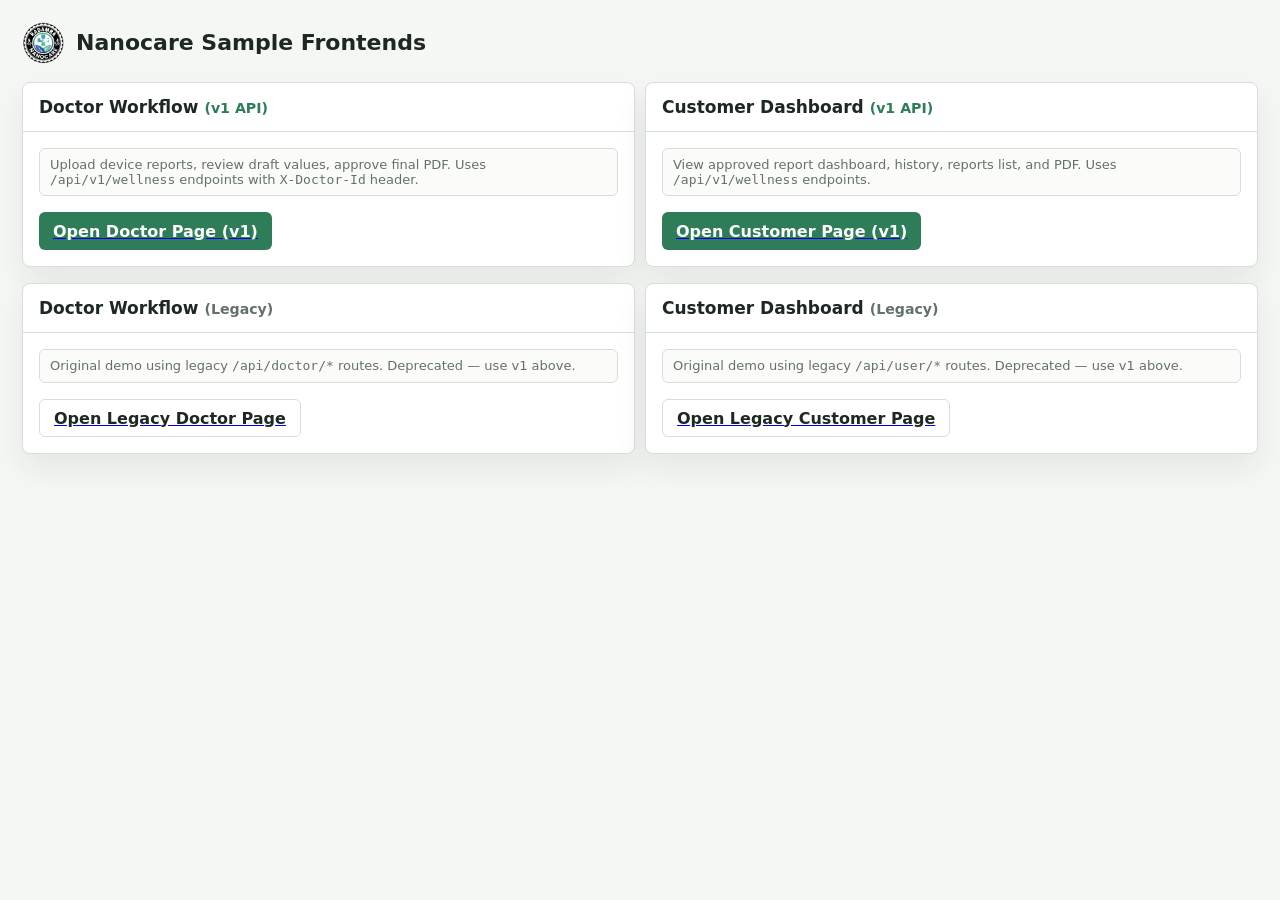
<file: app/frontend/index.html>
<!doctype html>
<html lang="en">
<head>
  <meta charset="utf-8">
  <meta name="viewport" content="width=device-width, initial-scale=1">
  <title>Nanocare Sample Frontends</title>
  <link rel="stylesheet" href="demo.css">
</head>
<body>
  <main class="shell">
    <div class="topbar">
      <div class="brand">
        <img src="static/images/logo.png" alt="Nanocare">
        <h1>Nanocare Sample Frontends</h1>
      </div>
    </div>
    <div class="grid-2">
      <section class="panel">
        <header><h2>Doctor Workflow <small style="color:#2f7d58">(v1 API)</small></h2></header>
        <div class="body">
          <div class="status">Upload device reports, review draft values, approve final PDF. Uses <code>/api/v1/wellness</code> endpoints with <code>X-Doctor-Id</code> header.</div>
          <div class="actions"><a class="nav" href="doctor_demo_v1.html"><button type="button">Open Doctor Page (v1)</button></a></div>
        </div>
      </section>
      <section class="panel">
        <header><h2>Customer Dashboard <small style="color:#2f7d58">(v1 API)</small></h2></header>
        <div class="body">
          <div class="status">View approved report dashboard, history, reports list, and PDF. Uses <code>/api/v1/wellness</code> endpoints.</div>
          <div class="actions"><a class="nav" href="customer_demo_v1.html"><button type="button">Open Customer Page (v1)</button></a></div>
        </div>
      </section>
    </div>
    <div class="grid-2" style="margin-top:16px">
      <section class="panel">
        <header><h2>Doctor Workflow <small style="color:var(--muted)">(Legacy)</small></h2></header>
        <div class="body">
          <div class="status">Original demo using legacy <code>/api/doctor/*</code> routes. Deprecated — use v1 above.</div>
          <div class="actions"><a class="nav" href="doctor_demo.html"><button class="ghost" type="button">Open Legacy Doctor Page</button></a></div>
        </div>
      </section>
      <section class="panel">
        <header><h2>Customer Dashboard <small style="color:var(--muted)">(Legacy)</small></h2></header>
        <div class="body">
          <div class="status">Original demo using legacy <code>/api/user/*</code> routes. Deprecated — use v1 above.</div>
          <div class="actions"><a class="nav" href="customer_demo.html"><button class="ghost" type="button">Open Legacy Customer Page</button></a></div>
        </div>
      </section>
    </div>
  </main>
</body>
</html>
</file>
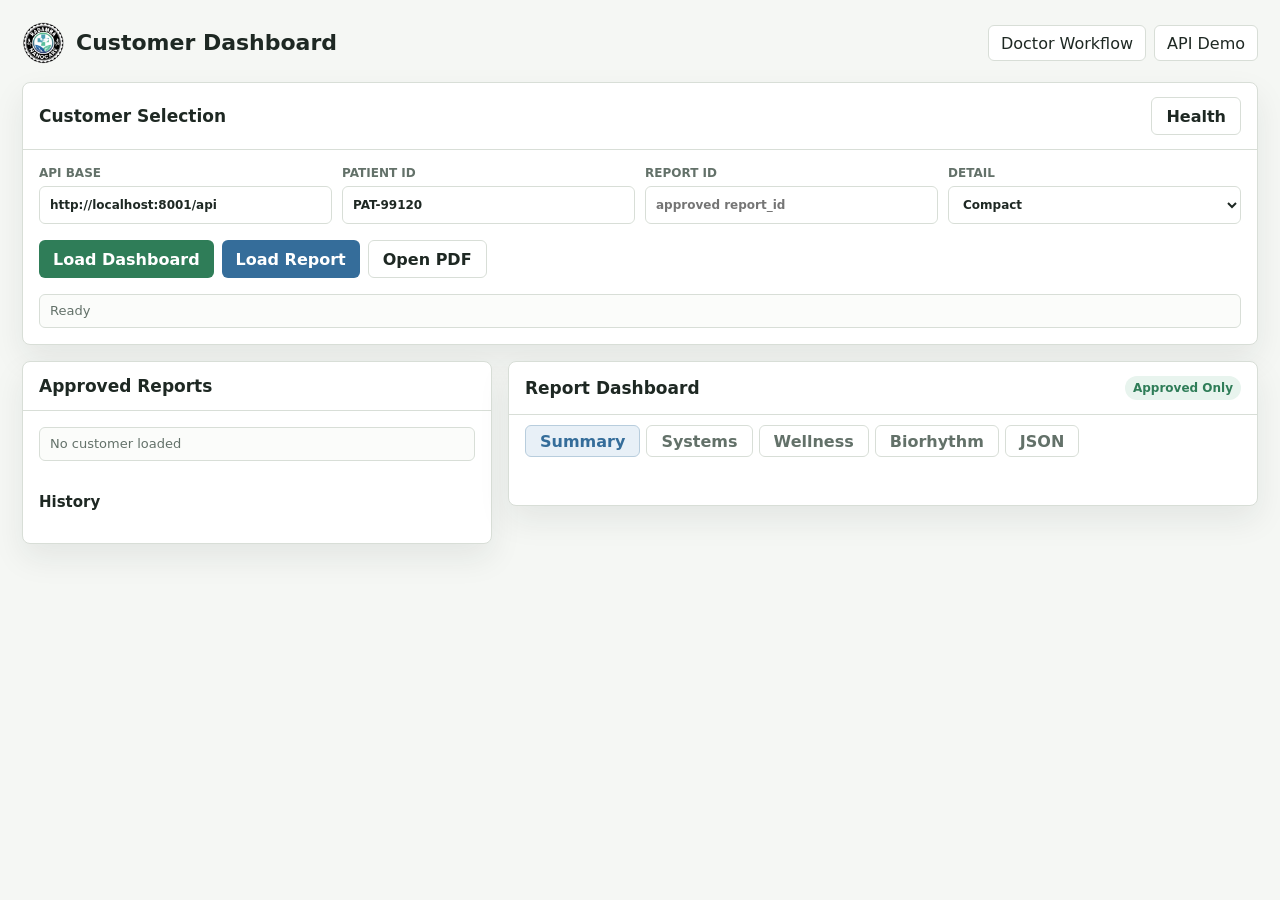
<file: app/frontend/customer_demo.html>
<!doctype html>
<html lang="en">
<head>
  <meta charset="utf-8">
  <meta name="viewport" content="width=device-width, initial-scale=1">
  <title>Nanocare Customer Dashboard</title>
  <link rel="stylesheet" href="demo.css">
</head>
<body>
  <main class="shell">
    <div class="topbar">
      <div class="brand">
        <img src="static/images/logo.png" alt="Nanocare">
        <h1>Customer Dashboard</h1>
      </div>
      <div class="nav">
        <a href="doctor_demo.html">Doctor Workflow</a>
        <a href="api_demo.html">API Demo</a>
      </div>
    </div>

    <section class="panel">
      <header>
        <h2>Customer Selection</h2>
        <button class="ghost" id="healthBtn" type="button">Health</button>
      </header>
      <div class="body">
        <div class="grid-4">
          <label>API Base <input id="apiBase" value="http://localhost:8001/api"></label>
          <label>Patient ID <input id="patientId" value="PAT-99120"></label>
          <label>Report ID <input id="reportId" placeholder="approved report_id"></label>
          <label>Detail
            <select id="detail">
              <option value="compact">Compact</option>
              <option value="full">Full</option>
            </select>
          </label>
        </div>
        <div class="actions">
          <button id="loadDashboardBtn" type="button">Load Dashboard</button>
          <button class="secondary" id="loadReportBtn" type="button">Load Report</button>
          <button class="ghost" id="openPdfBtn" type="button">Open PDF</button>
        </div>
        <div id="customerStatus" class="status">Ready</div>
      </div>
    </section>

    <div class="layout" style="margin-top: 16px;">
      <section class="panel">
        <header>
          <h2>Approved Reports</h2>
        </header>
        <div class="body">
          <div id="patientLine" class="status">No customer loaded</div>
          <div id="reportList" class="list"></div>
          <h3>History</h3>
          <div id="historyList" class="list"></div>
        </div>
      </section>

      <section class="panel">
        <header>
          <h2>Report Dashboard</h2>
          <span id="reportBadge" class="pill">Approved Only</span>
        </header>
        <div class="tabs">
          <button class="active" data-tab="summaryView" type="button">Summary</button>
          <button data-tab="systemsView" type="button">Systems</button>
          <button data-tab="wellnessView" type="button">Wellness</button>
          <button data-tab="biorhythmView" type="button">Biorhythm</button>
          <button data-tab="jsonView" type="button">JSON</button>
        </div>
        <div class="body">
          <div id="summaryView" class="view active">
            <div id="scoreGrid" class="grid-4"></div>
            <div id="metricGrid" class="grid-4"></div>
          </div>
          <div id="systemsView" class="view"><div id="systemsList" class="list"></div></div>
          <div id="wellnessView" class="view"><div id="wellnessList" class="list"></div></div>
          <div id="biorhythmView" class="view"><div id="biorhythmPanel" class="list"></div></div>
          <div id="jsonView" class="view"><pre id="jsonOutput" class="json">{}</pre></div>
        </div>
      </section>
    </div>
  </main>

  <script src="demo_common.js"></script>
  <script>
    function currentSummaryPayload(payload) {
      if (payload.latest_report) return payload.latest_report;
      if (payload.summary || payload.metrics || payload.systems) return payload;
      return {};
    }

    function showDashboard(payload) {
      const patient = payload.patient || {};
      Demo.$("patientLine").textContent = [
        patient.name || "Unknown patient",
        patient.id || Demo.$("patientId").value,
        patient.dob ? `DOB ${patient.dob}` : "",
      ].filter(Boolean).join(" | ");
      Demo.renderHistory("historyList", payload.history || {});
      renderReports(payload.reports || []);
      showReport(payload.latest_report || payload);
      Demo.showJson("jsonOutput", payload);
    }

    function showReport(payload) {
      const summaryPayload = currentSummaryPayload(payload);
      const report = Demo.extractReport(payload);
      const summary = summaryPayload.summary || Demo.extractSummary(payload, report);
      const metrics = summaryPayload.metrics || Demo.keyMetrics(report.metrics || {});
      Demo.renderScores("scoreGrid", summary);
      Demo.renderMetrics("metricGrid", metrics);
      Demo.renderSystems("systemsList", summaryPayload.systems || report.systems || {});
      Demo.renderWellness("wellnessList", summaryPayload.wellness || report.wellness || {});
      Demo.renderBiorhythm("biorhythmPanel", summaryPayload.biorhythm || report.biorhythm || {});
      Demo.showJson("jsonOutput", payload);
      if (summaryPayload.report_id) Demo.$("reportId").value = summaryPayload.report_id;
    }

    function renderReports(reports) {
      Demo.$("reportList").innerHTML = reports.map((report) => `
        <div class="row">
          <strong>${report.report_id}</strong>
          <span>${report.date || ""}</span>
          <button class="ghost" type="button" data-report-id="${report.report_id}">View</button>
        </div>
      `).join("") || Demo.empty("No approved reports");

      Demo.$("reportList").querySelectorAll("button[data-report-id]").forEach((button) => {
        button.addEventListener("click", () => {
          Demo.$("reportId").value = button.dataset.reportId;
          loadReport();
        });
      });
    }

    async function loadDashboard() {
      const patientId = Demo.$("patientId").value.trim();
      if (!patientId) return Demo.setStatus("customerStatus", "Enter patient ID", "err");
      const button = Demo.$("loadDashboardBtn");
      Demo.setBusy(button, true);
      try {
        const detail = Demo.$("detail").value;
        const data = await Demo.apiGet(`/user/patient/${encodeURIComponent(patientId)}/dashboard?detail=${encodeURIComponent(detail)}`);
        Demo.setStatus("customerStatus", `Dashboard loaded for ${patientId}`, "ok");
        showDashboard(data);
      } catch (error) {
        Demo.setStatus("customerStatus", error.message, "err");
      } finally {
        Demo.setBusy(button, false);
      }
    }

    async function loadReport() {
      const reportId = Demo.$("reportId").value.trim();
      if (!reportId) return Demo.setStatus("customerStatus", "Enter report ID", "err");
      const button = Demo.$("loadReportBtn");
      Demo.setBusy(button, true);
      try {
        const detail = Demo.$("detail").value === "full" ? "full" : "compact";
        const data = await Demo.apiGet(`/user/report/${encodeURIComponent(reportId)}?detail=${encodeURIComponent(detail)}`);
        Demo.setStatus("customerStatus", `Report loaded: ${reportId}`, "ok");
        showReport(data);
      } catch (error) {
        Demo.setStatus("customerStatus", error.message, "err");
      } finally {
        Demo.setBusy(button, false);
      }
    }

    function openPdf() {
      const reportId = Demo.$("reportId").value.trim();
      if (!reportId) return Demo.setStatus("customerStatus", "Enter report ID", "err");
      window.open(`${Demo.apiBase()}/user/report/${encodeURIComponent(reportId)}/pdf`, "_blank", "noopener");
    }

    function initFromQuery() {
      const params = new URLSearchParams(window.location.search);
      if (params.get("patient_id")) Demo.$("patientId").value = params.get("patient_id");
      if (params.get("report_id")) Demo.$("reportId").value = params.get("report_id");
    }

    Demo.setupTabs();
    initFromQuery();
    Demo.$("healthBtn").addEventListener("click", () => Demo.health("customerStatus"));
    Demo.$("loadDashboardBtn").addEventListener("click", loadDashboard);
    Demo.$("loadReportBtn").addEventListener("click", loadReport);
    Demo.$("openPdfBtn").addEventListener("click", openPdf);
  </script>
</body>
</html>
</file>
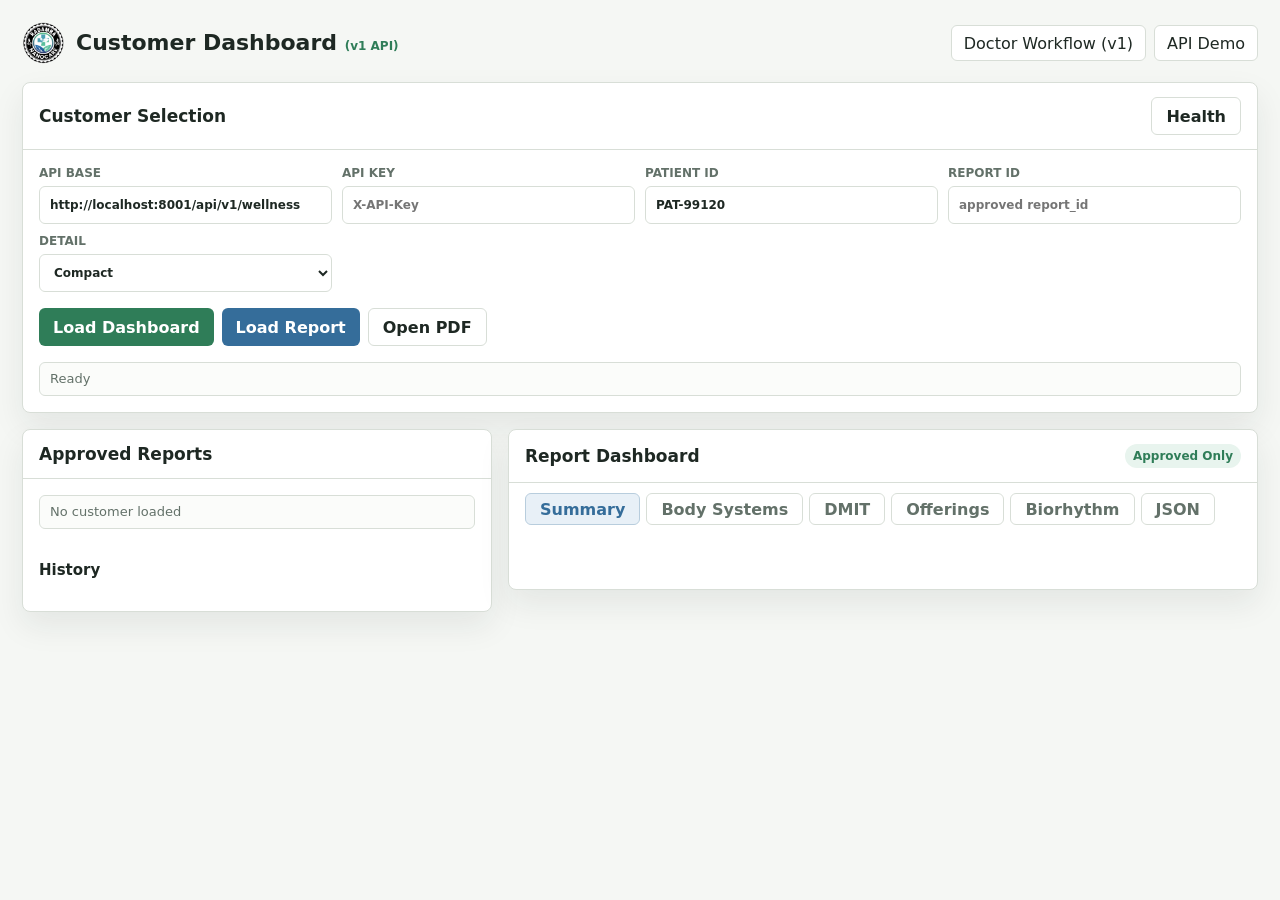
<file: app/frontend/customer_demo_v1.html>
<!doctype html>
<html lang="en">
<head>
  <meta charset="utf-8">
  <meta name="viewport" content="width=device-width, initial-scale=1">
  <title>Nanocare Customer Dashboard (v1 API)</title>
  <link rel="stylesheet" href="demo.css">
</head>
<body>
  <main class="shell">
    <div class="topbar">
      <div class="brand">
        <img src="static/images/logo.png" alt="Nanocare">
        <h1>Customer Dashboard <small style="font-size:12px;color:#2f7d58">(v1 API)</small></h1>
      </div>
      <div class="nav">
        <a href="doctor_demo_v1.html">Doctor Workflow (v1)</a>
        <a href="api_demo.html">API Demo</a>
      </div>
    </div>

    <section class="panel">
      <header>
        <h2>Customer Selection</h2>
        <button class="ghost" id="healthBtn" type="button">Health</button>
      </header>
      <div class="body">
        <div class="grid-4">
          <label>API Base <input id="apiBase" value="http://localhost:8001/api/v1/wellness"></label>
          <label>API Key <input id="apiKey" type="password" placeholder="X-API-Key" autocomplete="off"></label>
          <label>Patient ID <input id="patientId" value="PAT-99120"></label>
          <label>Report ID <input id="reportId" placeholder="approved report_id"></label>
          <label>Detail
            <select id="detail">
              <option value="compact">Compact</option>
              <option value="full">Full</option>
            </select>
          </label>
        </div>
        <div class="actions">
          <button id="loadDashboardBtn" type="button">Load Dashboard</button>
          <button class="secondary" id="loadReportBtn" type="button">Load Report</button>
          <button class="ghost" id="openPdfBtn" type="button">Open PDF</button>
        </div>
        <div id="customerStatus" class="status">Ready</div>
      </div>
    </section>

    <div class="layout" style="margin-top: 16px;">
      <section class="panel">
        <header>
          <h2>Approved Reports</h2>
        </header>
        <div class="body">
          <div id="patientLine" class="status">No customer loaded</div>
          <div id="reportList" class="list"></div>
          <h3>History</h3>
          <div id="historyList" class="list"></div>
        </div>
      </section>

      <section class="panel">
        <header>
          <h2>Report Dashboard</h2>
          <span id="reportBadge" class="pill">Approved Only</span>
        </header>
        <div class="tabs">
          <button class="active" data-tab="summaryView" type="button">Summary</button>
          <button data-tab="systemsView" type="button">Body Systems</button>
          <button data-tab="dmitView" type="button">DMIT</button>
          <button data-tab="offeringsView" type="button">Offerings</button>
          <button data-tab="biorhythmView" type="button">Biorhythm</button>
          <button data-tab="jsonView" type="button">JSON</button>
        </div>
        <div class="body">
          <div id="summaryView" class="view active">
            <div id="scoreGrid" class="grid-4"></div>
            <div id="metricGrid" class="grid-4"></div>
            <div id="dimensionList" class="list"></div>
          </div>
          <div id="systemsView" class="view"><div id="systemsList" class="list"></div></div>
          <div id="dmitView" class="view"><div id="dmitPanel" class="list"></div></div>
          <div id="offeringsView" class="view"><div id="offeringsPanel" class="list"></div></div>
          <div id="biorhythmView" class="view"><div id="biorhythmPanel" class="list"></div></div>
          <div id="jsonView" class="view"><pre id="jsonOutput" class="json">{}</pre></div>
        </div>
      </section>
    </div>
  </main>

  <script src="demo_common.js"></script>
  <script>
    function currentSummaryPayload(payload) {
      if (payload.latest_report) return payload.latest_report;
      if (payload.summary && payload.report) return payload.summary;
      if (payload.summary || payload.metrics || payload.systems) return payload;
      return {};
    }

    function renderDimensions(dimensions = {}) {
      Demo.$("dimensionList").innerHTML = Object.entries(dimensions || {}).map(([key, item]) => `
        <div class="detail-card">
          <div class="row">
            <strong>${Demo.labelize(key)}</strong>
            <span>${item.score ?? "--"}</span>
            <span class="pill ${/poor|critical|low/i.test(item.statusLabel || "") ? "attention" : ""}">${item.statusLabel || "Score"}</span>
          </div>
          <p>${item.description || ""}</p>
          ${item.summary_points?.length ? `<ul class="item-list">${item.summary_points.map((point) => `<li>${point}</li>`).join("")}</ul>` : ""}
        </div>
      `).join("") || Demo.empty("No domain summaries available");
    }

    function showDashboard(payload) {
      const patient = payload.patient || {};
      Demo.$("patientLine").textContent = [
        patient.name || "Unknown patient",
        patient.id || Demo.$("patientId").value,
        patient.dob ? `DOB ${patient.dob}` : "",
      ].filter(Boolean).join(" | ");
      Demo.renderHistory("historyList", payload.history || {});
      renderReports(payload.reports || []);
      showReport(payload.latest_report || payload);
      Demo.showJson("jsonOutput", payload);
    }

    function showReport(payload) {
      const summaryPayload = currentSummaryPayload(payload);
      const report = Demo.extractReport(payload);
      const summary = summaryPayload.summary || Demo.extractSummary(payload, report);
      const metrics = summaryPayload.metrics || Demo.keyMetrics(report.metrics || {});
      Demo.renderScores("scoreGrid", summary);
      Demo.renderMetrics("metricGrid", metrics);
      renderDimensions(summaryPayload.dimensions || report.dimensions || {});
      Demo.renderFunctionalSystems(
        "systemsList",
        summaryPayload.body_systems || report.body_systems || report.systems || {},
        summaryPayload.functional_summary || report.functional_summary || report.system_summaries || {},
      );
      Demo.renderDmit("dmitPanel", summaryPayload.dmit || report.dmit_summary || report.dmit || {});
      Demo.renderWellnessOfferings(
        "offeringsPanel",
        summaryPayload.wellness_offerings || report.wellness_offerings || {},
        summaryPayload.wellness || report.wellness || {},
        report.food_recommendations || {},
      );
      Demo.renderBiorhythm(
        "biorhythmPanel",
        summaryPayload.biorhythm_calendar || report.biorhythm_calendar || summaryPayload.biorhythm || report.biorhythm || {},
      );
      Demo.showJson("jsonOutput", payload);
      if (summaryPayload.report_id) Demo.$("reportId").value = summaryPayload.report_id;
    }

    function renderReports(reports) {
      Demo.$("reportList").innerHTML = reports.map((report) => `
        <div class="row">
          <strong>${report.report_id}</strong>
          <span>${report.date || ""}</span>
          <button class="ghost" type="button" data-report-id="${report.report_id}">View</button>
        </div>
      `).join("") || Demo.empty("No approved reports");

      Demo.$("reportList").querySelectorAll("button[data-report-id]").forEach((button) => {
        button.addEventListener("click", () => {
          Demo.$("reportId").value = button.dataset.reportId;
          loadReport();
        });
      });
    }

    async function loadDashboard() {
      const patientId = Demo.$("patientId").value.trim();
      if (!patientId) return Demo.setStatus("customerStatus", "Enter patient ID", "err");
      const button = Demo.$("loadDashboardBtn");
      Demo.setBusy(button, true);
      try {
        const detail = Demo.$("detail").value;
        const data = await Demo.apiGet(`/patients/${encodeURIComponent(patientId)}/dashboard?detail=${encodeURIComponent(detail)}`);
        Demo.setStatus("customerStatus", `Dashboard loaded for ${patientId}`, "ok");
        showDashboard(data);
      } catch (error) {
        Demo.setStatus("customerStatus", error.message, "err");
      } finally {
        Demo.setBusy(button, false);
      }
    }

    async function loadReport() {
      const reportId = Demo.$("reportId").value.trim();
      const patientId = Demo.$("patientId").value.trim();
      if (!reportId) return Demo.setStatus("customerStatus", "Enter report ID", "err");
      if (!patientId) return Demo.setStatus("customerStatus", "Enter patient ID", "err");
      const button = Demo.$("loadReportBtn");
      Demo.setBusy(button, true);
      try {
        const detail = Demo.$("detail").value === "full" ? "full" : "compact";
        const data = await Demo.apiGet(`/patients/${encodeURIComponent(patientId)}/reports/${encodeURIComponent(reportId)}?detail=${encodeURIComponent(detail)}`);
        Demo.setStatus("customerStatus", `Report loaded: ${reportId}`, "ok");
        showReport(data);
      } catch (error) {
        Demo.setStatus("customerStatus", error.message, "err");
      } finally {
        Demo.setBusy(button, false);
      }
    }

    async function openPdf() {
      const reportId = Demo.$("reportId").value.trim();
      const patientId = Demo.$("patientId").value.trim();
      if (!reportId) return Demo.setStatus("customerStatus", "Enter report ID", "err");
      if (!patientId) return Demo.setStatus("customerStatus", "Enter patient ID", "err");
      try {
        await Demo.openPdf(`/patients/${encodeURIComponent(patientId)}/reports/${encodeURIComponent(reportId)}/pdf`, "customerStatus");
        Demo.setStatus("customerStatus", `PDF opened: ${reportId}`, "ok");
      } catch (error) {
        Demo.setStatus("customerStatus", error.message, "err");
      }
    }

    function initFromQuery() {
      const params = new URLSearchParams(window.location.search);
      if (params.get("patient_id")) Demo.$("patientId").value = params.get("patient_id");
      if (params.get("report_id")) Demo.$("reportId").value = params.get("report_id");
    }

    Demo.setupTabs();
    initFromQuery();
    Demo.$("healthBtn").addEventListener("click", () => Demo.health("customerStatus"));
    Demo.$("loadDashboardBtn").addEventListener("click", loadDashboard);
    Demo.$("loadReportBtn").addEventListener("click", loadReport);
    Demo.$("openPdfBtn").addEventListener("click", openPdf);
  </script>
</body>
</html>
</file>
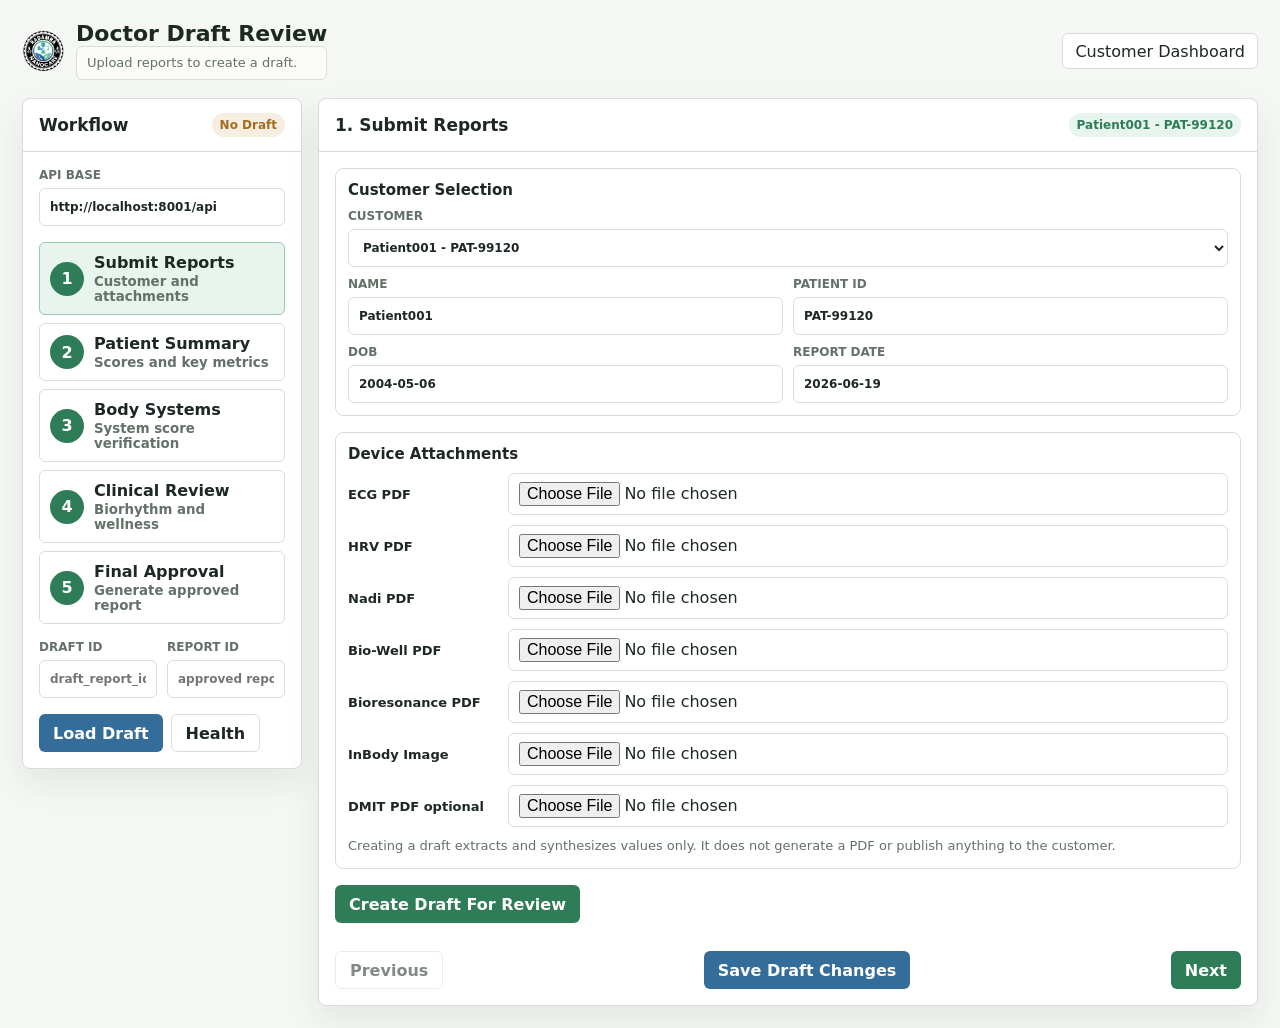
<file: app/frontend/doctor_demo.html>
<!doctype html>
<html lang="en">
<head>
  <meta charset="utf-8">
  <meta name="viewport" content="width=device-width, initial-scale=1">
  <title>Nanocare Doctor Draft Review</title>
  <link rel="stylesheet" href="demo.css">
  <style>
    .doctor-layout {
      display: grid;
      grid-template-columns: 280px minmax(0, 1fr);
      gap: 16px;
      align-items: start;
    }

    .stepper {
      display: grid;
      gap: 8px;
    }

    .step-button {
      display: grid;
      grid-template-columns: 34px 1fr;
      gap: 10px;
      align-items: center;
      width: 100%;
      min-height: 56px;
      padding: 10px;
      border: 1px solid var(--line);
      background: #fff;
      color: var(--ink);
      text-align: left;
    }

    .step-button.active {
      border-color: #9fc5b3;
      background: var(--soft-green);
    }

    .step-number {
      display: grid;
      place-items: center;
      width: 34px;
      height: 34px;
      border-radius: 999px;
      background: var(--green);
      color: #fff;
      font-weight: 800;
    }

    .step-button small {
      display: block;
      margin-top: 2px;
      color: var(--muted);
      font-weight: 600;
    }

    .step-page {
      display: none;
    }

    .step-page.active {
      display: grid;
      gap: 16px;
    }

    .edit-card {
      display: grid;
      gap: 10px;
      padding: 12px;
      border: 1px solid var(--line);
      border-radius: 8px;
      background: #fff;
    }

    .edit-card h3 {
      font-size: 15px;
    }

    .review-band {
      display: grid;
      grid-template-columns: repeat(4, minmax(0, 1fr));
      gap: 10px;
    }

    .mini-note {
      color: var(--muted);
      font-size: 13px;
      line-height: 1.45;
    }

    .page-actions {
      position: sticky;
      bottom: 0;
      display: flex;
      justify-content: space-between;
      gap: 10px;
      padding-top: 12px;
      background: linear-gradient(to top, var(--panel) 72%, rgba(255, 255, 255, 0));
    }

    .file-row {
      display: grid;
      grid-template-columns: 150px 1fr;
      gap: 10px;
      align-items: center;
    }

    .file-row strong {
      font-size: 13px;
    }

    .bio-graph {
      min-height: 210px;
      border: 1px solid var(--line);
      border-radius: 8px;
      background: #fff;
      padding: 12px;
      overflow-x: auto;
    }

    .bio-legend {
      display: flex;
      gap: 12px;
      flex-wrap: wrap;
      margin-top: 8px;
      color: var(--muted);
      font-size: 12px;
      font-weight: 800;
    }

    .legend-item {
      display: inline-flex;
      align-items: center;
      gap: 6px;
    }

    .legend-swatch {
      width: 22px;
      height: 4px;
      border-radius: 999px;
      background: currentColor;
    }

    .calendar-grid {
      display: grid;
      grid-template-columns: repeat(7, minmax(74px, 1fr));
      gap: 8px;
    }

    .weekday {
      color: var(--muted);
      font-size: 12px;
      font-weight: 800;
      text-align: center;
      text-transform: uppercase;
    }

    .day-cell {
      min-height: 108px;
      border: 1px solid var(--line);
      border-radius: 8px;
      background: #fff;
      padding: 8px;
      display: grid;
      gap: 6px;
      align-content: start;
      cursor: pointer;
    }

    .day-cell.empty {
      background: #f1f4ef;
      cursor: default;
    }

    .day-cell.selected {
      border-color: #6da184;
      box-shadow: inset 0 0 0 2px #6da184;
    }

    .day-cell.caution {
      background: #fff8eb;
      border-color: #e0bf82;
    }

    .day-cell.peak {
      background: #edf6ff;
      border-color: #a9cce7;
    }

    .day-number {
      font-weight: 850;
    }

    .cycle-row {
      display: flex;
      gap: 4px;
      flex-wrap: wrap;
    }

    .cycle-chip {
      min-height: 21px;
      border-radius: 999px;
      padding: 2px 6px;
      background: #eef2ec;
      color: var(--ink);
      font-size: 11px;
      font-weight: 800;
    }

    .cycle-chip.hyper {
      background: #e8f4ee;
      color: var(--green);
    }

    .cycle-chip.hypo {
      background: #fbebea;
      color: var(--red);
    }

    .cycle-chip.neutral {
      background: #edf1eb;
      color: var(--muted);
    }

    .day-title {
      color: var(--muted);
      font-size: 12px;
      line-height: 1.25;
    }

    @media (max-width: 980px) {
      .doctor-layout {
        grid-template-columns: 1fr;
      }

      .review-band {
        grid-template-columns: repeat(2, minmax(0, 1fr));
      }
    }

    @media (max-width: 720px) {
      .file-row,
      .review-band,
      .calendar-grid {
        grid-template-columns: 1fr;
      }
    }
  </style>
</head>
<body>
  <main class="shell">
    <div class="topbar">
      <div class="brand">
        <img src="static/images/logo.png" alt="Nanocare">
        <div>
          <h1>Doctor Draft Review</h1>
          <div id="workflowStatus" class="status">Upload reports to create a draft.</div>
        </div>
      </div>
      <div class="nav">
        <a href="customer_demo.html">Customer Dashboard</a>
      </div>
    </div>

    <div class="doctor-layout">
      <aside class="panel">
        <header>
          <h2>Workflow</h2>
          <span id="draftState" class="pill attention">No Draft</span>
        </header>
        <div class="body">
          <label>API Base <input id="apiBase" value="http://localhost:8001/api"></label>
          <div class="stepper">
            <button class="step-button active" data-step="1" type="button">
              <span class="step-number">1</span>
              <span>Submit Reports<small>Customer and attachments</small></span>
            </button>
            <button class="step-button" data-step="2" type="button">
              <span class="step-number">2</span>
              <span>Patient Summary<small>Scores and key metrics</small></span>
            </button>
            <button class="step-button" data-step="3" type="button">
              <span class="step-number">3</span>
              <span>Body Systems<small>System score verification</small></span>
            </button>
            <button class="step-button" data-step="4" type="button">
              <span class="step-number">4</span>
              <span>Clinical Review<small>Biorhythm and wellness</small></span>
            </button>
            <button class="step-button" data-step="5" type="button">
              <span class="step-number">5</span>
              <span>Final Approval<small>Generate approved report</small></span>
            </button>
          </div>
          <div class="grid-2">
            <label>Draft ID <input id="draftId" placeholder="draft_report_id"></label>
            <label>Report ID <input id="reportId" placeholder="approved report_id"></label>
          </div>
          <div class="actions">
            <button class="secondary" id="loadDraftBtn" type="button">Load Draft</button>
            <button class="ghost" id="healthBtn" type="button">Health</button>
          </div>
        </div>
      </aside>

      <section class="panel">
        <header>
          <h2 id="pageTitle">1. Submit Reports</h2>
          <span id="patientBadge" class="pill attention">No Patient</span>
        </header>
        <div class="body">
          <section id="step1" class="step-page active">
            <div class="edit-card">
              <h3>Customer Selection</h3>
              <label>Customer
                <select id="customerSelect">
                  <option value="PAT-99120" data-name="Patient001" data-dob="2004-05-06">Patient001 - PAT-99120</option>
                  <option value="P001" data-name="User Name" data-dob="2001-04-17">User Name - P001</option>
                </select>
              </label>
              <div class="grid-2">
                <label>Name <input id="patientName" value="Patient001"></label>
                <label>Patient ID <input id="patientId" value="PAT-99120"></label>
                <label>DOB <input id="patientDob" value="2004-05-06"></label>
                <label>Report Date <input id="reportDate" value="2026-06-19"></label>
              </div>
            </div>

            <div class="edit-card">
              <h3>Device Attachments</h3>
              <div class="file-row"><strong>ECG PDF</strong><input id="ecg" type="file" accept=".pdf"></div>
              <div class="file-row"><strong>HRV PDF</strong><input id="hrv" type="file" accept=".pdf"></div>
              <div class="file-row"><strong>Nadi PDF</strong><input id="nadi" type="file" accept=".pdf"></div>
              <div class="file-row"><strong>Bio-Well PDF</strong><input id="biowell" type="file" accept=".pdf"></div>
              <div class="file-row"><strong>Bioresonance PDF</strong><input id="biores" type="file" accept=".pdf"></div>
              <div class="file-row"><strong>InBody Image</strong><input id="inbody" type="file" accept=".jpg,.jpeg,.png"></div>
              <div class="file-row"><strong>DMIT PDF optional</strong><input id="dmit" type="file" accept=".pdf"></div>
              <div class="mini-note">Creating a draft extracts and synthesizes values only. It does not generate a PDF or publish anything to the customer.</div>
            </div>

            <div class="actions">
              <button id="createDraftBtn" type="button">Create Draft For Review</button>
            </div>
          </section>

          <section id="step2" class="step-page">
            <div class="edit-card">
              <h3>Patient Information</h3>
              <div class="grid-3">
                <label>Name <input id="editName"></label>
                <label>DOB <input id="editDob"></label>
                <label>Report Date <input id="editDate"></label>
              </div>
            </div>

            <div class="edit-card">
              <h3>Four Domain Scores</h3>
              <div class="grid-4">
                <label>Physical <input id="dim_physical_score" type="number" min="0" max="100"></label>
                <label>Psychological <input id="dim_psychological_score" type="number" min="0" max="100"></label>
                <label>Emotional <input id="dim_emotional_score" type="number" min="0" max="100"></label>
                <label>Spiritual <input id="dim_spiritual_score" type="number" min="0" max="100"></label>
              </div>
              <div class="grid-2">
                <label>Physical Summary <textarea id="dim_physical_description"></textarea></label>
                <label>Psychological Summary <textarea id="dim_psychological_description"></textarea></label>
                <label>Emotional Summary <textarea id="dim_emotional_description"></textarea></label>
                <label>Spiritual Summary <textarea id="dim_spiritual_description"></textarea></label>
              </div>
            </div>

            <div class="edit-card">
              <h3>Key Metrics</h3>
              <div class="grid-4">
                <label>Weight <input id="metric_weight" type="number" step="0.1"></label>
                <label>BMI <input id="metric_bmi" type="number" step="0.1"></label>
                <label>Body Fat <input id="metric_bodyFat" type="number" step="0.1"></label>
                <label>Heart Rate <input id="metric_heartRate" type="number"></label>
                <label>Bio Energy <input id="metric_bioEnergy" type="number" step="0.1"></label>
                <label>Energy Reserve <input id="metric_energyReserve" type="number"></label>
                <label>LF/HF Ratio <input id="metric_lfhfRatio" type="number" step="0.01"></label>
                <label>Nadi Pulse <input id="metric_nadiPulse" type="number"></label>
              </div>
            </div>
          </section>

          <section id="step3" class="step-page">
            <div class="edit-card">
              <h3>Body System Scores</h3>
              <div id="systemsEditor" class="list"></div>
            </div>
          </section>

          <section id="step4" class="step-page">
            <div class="edit-card">
              <h3>Biorhythm Graph</h3>
              <div id="biorhythmGraph" class="bio-graph"></div>
            </div>

            <div class="edit-card">
              <h3>Biorhythm Calendar</h3>
              <div id="biorhythmSelectedDay" class="status">No day selected</div>
              <div id="biorhythmCalendar" class="calendar-grid"></div>
            </div>

            <div class="edit-card">
              <h3>Watch Days</h3>
              <div id="biorhythmWatchDays" class="list"></div>
            </div>

            <div class="edit-card">
              <h3>Wellness Recommendations</h3>
              <div class="grid-2">
                <label>Diet <textarea id="wellness_diet"></textarea></label>
                <label>Yoga <textarea id="wellness_yoga"></textarea></label>
                <label>Physical Activity <textarea id="wellness_physicalActivity"></textarea></label>
                <label>Sleep <textarea id="wellness_sleep"></textarea></label>
                <label>Stress <textarea id="wellness_stress"></textarea></label>
                <label>Supplements <textarea id="wellness_supplements"></textarea></label>
                <label>Medicine <textarea id="wellness_medicine"></textarea></label>
              </div>
            </div>
          </section>

          <section id="step5" class="step-page">
            <div class="edit-card">
              <h3>Final Doctor Review</h3>
              <div id="finalPatient" class="status">No draft loaded</div>
              <div id="finalScores" class="review-band"></div>
              <div id="finalMetrics" class="grid-4"></div>
            </div>
            <div class="edit-card">
              <h3>Final Checks</h3>
              <div class="list">
                <div class="row compact"><strong>Draft status</strong><span id="finalDraftStatus">Not ready</span></div>
                <div class="row compact"><strong>Customer visibility</strong><span>Only after approval</span></div>
                <div class="row compact"><strong>PDF generation</strong><span>Runs only when doctor approves</span></div>
              </div>
            </div>
            <div class="actions">
              <button class="secondary" id="saveDraftBtn" type="button">Save All Edits</button>
              <button class="warn" id="approveBtn" type="button">Approve And Generate Final Report</button>
              <button class="ghost" id="openFinalPdfBtn" type="button">Open Final PDF</button>
              <button class="ghost" id="openCustomerBtn" type="button">Open Customer View</button>
            </div>
          </section>

          <div class="page-actions">
            <button class="ghost" id="prevStepBtn" type="button">Previous</button>
            <button class="secondary" id="saveProgressBtn" type="button">Save Draft Changes</button>
            <button id="nextStepBtn" type="button">Next</button>
          </div>
        </div>
      </section>
    </div>
  </main>

  <script src="demo_common.js"></script>
  <script>
    const dimensionKeys = ["physical", "psychological", "emotional", "spiritual"];
    const metricKeys = ["weight", "bmi", "bodyFat", "heartRate", "bioEnergy", "energyReserve", "lfhfRatio", "nadiPulse"];
    const wellnessKeys = ["diet", "yoga", "physicalActivity", "sleep", "stress", "supplements", "medicine"];
    const cycleColors = {
      physical: "#2f7d58",
      emotional: "#b94b45",
      intellectual: "#356d9a",
    };
    let currentStep = 1;
    let draftReport = null;
    let draftStatus = "empty";
    let selectedBiorhythmDay = null;

    function goToStep(step) {
      currentStep = Math.max(1, Math.min(5, step));
      document.querySelectorAll(".step-page").forEach((node) => node.classList.remove("active"));
      document.querySelectorAll(".step-button").forEach((node) => node.classList.remove("active"));
      Demo.$(`step${currentStep}`).classList.add("active");
      document.querySelector(`.step-button[data-step="${currentStep}"]`)?.classList.add("active");
      Demo.$("pageTitle").textContent = [
        "1. Submit Reports",
        "2. Patient Summary",
        "3. Body Systems",
        "4. Clinical Review",
        "5. Final Approval",
      ][currentStep - 1];
      Demo.$("prevStepBtn").disabled = currentStep === 1;
      Demo.$("nextStepBtn").textContent = currentStep === 5 ? "Back To Start" : "Next";
      renderFinalReview();
    }

    function setWorkflow(message, kind = "") {
      Demo.setStatus("workflowStatus", message, kind);
    }

    function setDraftState(status) {
      draftStatus = status || "draft";
      Demo.$("draftState").textContent = status === "approved" ? "Approved" : status === "draft" ? "Draft" : "No Draft";
      Demo.$("draftState").className = status === "approved" ? "pill" : "pill attention";
    }

    function syncCustomer() {
      const selected = Demo.$("customerSelect").selectedOptions[0];
      Demo.$("patientId").value = selected.value;
      Demo.$("patientName").value = selected.dataset.name || "";
      Demo.$("patientDob").value = selected.dataset.dob || "";
      Demo.$("patientBadge").textContent = selected.textContent.trim();
      Demo.$("patientBadge").className = "pill";
    }

    function requiredFile(id, form, key) {
      const input = Demo.$(id);
      if (!input.files.length) throw new Error(`Missing ${key} file`);
      form.append(key, input.files[0]);
    }

    function buildUploadForm() {
      const form = new FormData();
      requiredFile("ecg", form, "ecg");
      requiredFile("hrv", form, "hrv");
      requiredFile("nadi", form, "nadi");
      requiredFile("biowell", form, "biowell");
      requiredFile("biores", form, "biores");
      requiredFile("inbody", form, "inbody");
      if (Demo.$("dmit").files.length) form.append("dmit", Demo.$("dmit").files[0]);
      form.append("name", Demo.$("patientName").value);
      form.append("dob", Demo.$("patientDob").value);
      form.append("patient_id", Demo.$("patientId").value);
      form.append("date", Demo.$("reportDate").value);
      return form;
    }

    function setValue(id, value) {
      const node = Demo.$(id);
      if (node) node.value = value ?? "";
    }

    function getText(id) {
      return Demo.$(id).value.trim();
    }

    function getNumber(id) {
      const value = Demo.$(id).value;
      if (value === "") return undefined;
      const number = Number(value);
      return Number.isFinite(number) ? number : undefined;
    }

    function clean(value) {
      if (!value || typeof value !== "object") return value;
      Object.keys(value).forEach((key) => {
        if (value[key] && typeof value[key] === "object") {
          clean(value[key]);
          if (!Object.keys(value[key]).length) delete value[key];
        } else if (value[key] === undefined || value[key] === "") {
          delete value[key];
        }
      });
      return value;
    }

    function hydrateEditors(report) {
      const patient = report.patient || {};
      const dimensions = report.dimensions || {};
      const metrics = report.metrics || {};
      const systems = report.systems || {};
      const wellness = report.wellness || {};

      setValue("editName", patient.name);
      setValue("editDob", patient.dob);
      setValue("editDate", patient.date);
      Demo.$("patientBadge").textContent = patient.id ? `${patient.name || "Patient"} - ${patient.id}` : "Draft Patient";
      Demo.$("patientBadge").className = "pill";

      dimensionKeys.forEach((key) => {
        setValue(`dim_${key}_score`, dimensions[key]?.score);
        setValue(`dim_${key}_description`, dimensions[key]?.description);
      });

      metricKeys.forEach((key) => setValue(`metric_${key}`, metrics[key]));
      wellnessKeys.forEach((key) => setValue(`wellness_${key}`, wellness[key]));

      Demo.$("systemsEditor").innerHTML = Object.entries(systems).map(([key, item]) => `
        <div class="edit-card">
          <h3>${Demo.labelize(key)}</h3>
          <div class="grid-3">
            <label>Score <input id="system_${key}_score" type="number" min="0" max="100" value="${item.score ?? ""}"></label>
            <label>Status
              <select id="system_${key}_status">
                <option value="Normal" ${((item.displayStatus || item.status) === "Normal") ? "selected" : ""}>Normal</option>
                <option value="Need Attention" ${((item.displayStatus || item.status) !== "Normal") ? "selected" : ""}>Need Attention</option>
              </select>
            </label>
            <label>Display Status <input id="system_${key}_displayStatus" value="${item.displayStatus || item.status || ""}"></label>
          </div>
        </div>
      `).join("") || Demo.empty("No body system data in draft.");

      renderBiorhythm(report);
      renderFinalReview();
    }

    function renderBiorhythm(report) {
      const calendar = report.biorhythm?.calendar || {};
      const days = calendar.days || [];
      const watchDays = calendar.watch_days || [];
      const reportDate = report.patient?.date || "";
      let today = calendar.today || {};
      if (!today && reportDate && calendar.year && calendar.month) {
        const dayNumber = Number(reportDate.split("-")[2]);
        today = days.find((day) => day.day === dayNumber) || {};
      }
      selectedBiorhythmDay = today.day || (days[0] && days[0].day) || null;

      Demo.$("biorhythmGraph").innerHTML = renderBiorhythmGraph(calendar);
      Demo.$("biorhythmCalendar").innerHTML = renderBiorhythmCalendar(calendar, selectedBiorhythmDay);
      Demo.$("biorhythmWatchDays").innerHTML = watchDays.slice(0, 12).map((day) => `
        <div class="row">
          <strong>Day ${day.day}</strong>
          <span>${day.summary || day.advice || day.label || ""}</span>
          <span class="pill attention">${day.type || "Watch"}</span>
        </div>
      `).join("") || Demo.empty("No watch days found.");

      showSelectedBiorhythmDay(calendar, selectedBiorhythmDay);
    }

    function renderBiorhythmGraph(calendar) {
      const graph = calendar.graph || {};
      if (!graph.points) {
        return Demo.empty("Biorhythm graph data not available in this draft.");
      }
      const width = graph.width || 540;
      const height = graph.height || 150;
      const plotLeft = graph.plot_left || 28;
      const plotRight = graph.plot_right || width - 28;
      const midY = graph.mid_y || Math.round(height / 2);
      const yTicks = graph.y_ticks || [];
      const xTicks = graph.x_ticks || [];
      const monthName = calendar.month_name || "";
      const polylines = Object.entries(graph.points).map(([cycle, points]) => `
        <polyline points="${points}" fill="none" stroke="${cycleColors[cycle] || "#333"}" stroke-width="3" stroke-linecap="round" stroke-linejoin="round"></polyline>
      `).join("");

      return `
        <svg viewBox="0 0 ${width} ${height + 34}" width="100%" height="220" role="img" aria-label="Biorhythm graph for ${monthName}">
          <rect x="0" y="0" width="${width}" height="${height + 34}" rx="8" fill="#ffffff"></rect>
          ${yTicks.map((tick) => `
            <line x1="${plotLeft}" x2="${plotRight}" y1="${tick.y}" y2="${tick.y}" stroke="#d8ded7" stroke-width="1"></line>
            <text x="4" y="${Number(tick.y) + 4}" font-size="10" fill="#637169">${tick.label}</text>
          `).join("")}
          <line x1="${plotLeft}" x2="${plotRight}" y1="${midY}" y2="${midY}" stroke="#9aa89f" stroke-width="1.5"></line>
          ${polylines}
          ${xTicks.map((tick) => `
            <line x1="${tick.x}" x2="${tick.x}" y1="${height - 16}" y2="${height - 10}" stroke="#9aa89f" stroke-width="1"></line>
            <text x="${Number(tick.x) - 6}" y="${height + 6}" font-size="10" fill="#637169">${tick.day}</text>
          `).join("")}
          <text x="${Math.round(width / 2) - 44}" y="${height + 28}" font-size="12" fill="#1e2823" font-weight="700">${monthName}</text>
        </svg>
        <div class="bio-legend">
          <span class="legend-item" style="color:${cycleColors.physical}"><span class="legend-swatch"></span>Physical</span>
          <span class="legend-item" style="color:${cycleColors.emotional}"><span class="legend-swatch"></span>Emotional</span>
          <span class="legend-item" style="color:${cycleColors.intellectual}"><span class="legend-swatch"></span>Intellectual</span>
        </div>
      `;
    }

    function renderBiorhythmCalendar(calendar, selectedDay) {
      const days = calendar.days || [];
      if (!days.length) return Demo.empty("Biorhythm calendar data not available in this draft.");
      const weekdays = ["Mon", "Tue", "Wed", "Thu", "Fri", "Sat", "Sun"];
      const blanks = Array.from({ length: calendar.first_weekday || 0 }, () => `<div class="day-cell empty"></div>`);
      return `
        ${weekdays.map((day) => `<div class="weekday">${day}</div>`).join("")}
        ${blanks.join("")}
        ${days.map((day) => {
          const interpretation = day.interpretation || {};
          const selected = Number(day.day) === Number(selectedDay);
          return `
            <button class="day-cell ${day.type || ""} ${selected ? "selected" : ""}" type="button" data-bio-day="${day.day}">
              <span class="day-number">${day.day}</span>
              <span class="cycle-row">
                ${["physical", "emotional", "intellectual"].map((cycle) => `
                  <span class="cycle-chip ${day[cycle]?.state || ""}">${day[cycle]?.short || cycle[0].toUpperCase()} ${day[cycle]?.percent ?? "--"}%</span>
                `).join("")}
              </span>
              <span class="day-title">${interpretation.title || day.type || ""}</span>
            </button>
          `;
        }).join("")}
      `;
    }

    function showSelectedBiorhythmDay(calendar, dayNumber) {
      const day = (calendar.days || []).find((item) => Number(item.day) === Number(dayNumber));
      if (!day) {
        Demo.$("biorhythmSelectedDay").textContent = "No day selected";
        return;
      }
      const interpretation = day.interpretation || {};
      Demo.$("biorhythmSelectedDay").innerHTML = `
        <strong>Day ${day.day}: ${interpretation.title || day.type || "Biorhythm"}</strong><br>
        ${interpretation.summary || ""}<br>
        ${interpretation.action || ""}
      `;
    }

    function buildPatchPayload() {
      const report = {
        patient: {
          name: getText("editName"),
          dob: getText("editDob"),
          date: getText("editDate"),
          id: Demo.$("patientId").value.trim(),
        },
        dimensions: {},
        metrics: {},
        systems: {},
        wellness: {},
      };

      dimensionKeys.forEach((key) => {
        report.dimensions[key] = {
          score: getNumber(`dim_${key}_score`),
          description: getText(`dim_${key}_description`),
        };
      });
      metricKeys.forEach((key) => report.metrics[key] = getNumber(`metric_${key}`));
      wellnessKeys.forEach((key) => report.wellness[key] = getText(`wellness_${key}`));

      Object.keys(draftReport?.systems || {}).forEach((key) => {
        report.systems[key] = {
          score: getNumber(`system_${key}_score`),
          status: getText(`system_${key}_status`),
          displayStatus: getText(`system_${key}_displayStatus`),
        };
      });

      return clean({ report });
    }

    function mergeDraftLocally(patch) {
      if (!draftReport || !patch.report) return;
      deepMerge(draftReport, patch.report);
      hydrateEditors(draftReport);
    }

    function deepMerge(target, source) {
      Object.entries(source || {}).forEach(([key, value]) => {
        if (value && typeof value === "object" && !Array.isArray(value) && target[key] && typeof target[key] === "object") {
          deepMerge(target[key], value);
        } else {
          target[key] = value;
        }
      });
      return target;
    }

    async function saveDraftEdits() {
      const draftId = Demo.$("draftId").value.trim();
      if (!draftId) {
        setWorkflow("Create or load a draft before saving edits.", "err");
        return false;
      }
      const patch = buildPatchPayload();
      const data = await Demo.apiPatch(`/doctor/reports/${encodeURIComponent(draftId)}`, patch);
      draftReport = data.report;
      setDraftState(data.status);
      hydrateEditors(draftReport);
      setWorkflow("Draft edits saved. Continue review or approve when ready.", "ok");
      return true;
    }

    async function createDraft() {
      const button = Demo.$("createDraftBtn");
      Demo.setBusy(button, true);
      setWorkflow("Creating draft. This may take a while...");
      try {
        const data = await Demo.apiPost("/doctor/reports/draft", buildUploadForm());
        Demo.$("draftId").value = data.draft_report_id || "";
        draftReport = data.report;
        setDraftState(data.status);
        hydrateEditors(draftReport);
        setWorkflow(`Draft created: ${data.draft_report_id}`, "ok");
        goToStep(2);
      } catch (error) {
        setWorkflow(error.message, "err");
      } finally {
        Demo.setBusy(button, false);
      }
    }

    async function loadDraft() {
      const draftId = Demo.$("draftId").value.trim();
      if (!draftId) return setWorkflow("Enter a draft ID to load.", "err");
      const button = Demo.$("loadDraftBtn");
      Demo.setBusy(button, true);
      try {
        const data = await Demo.apiGet(`/doctor/reports/${encodeURIComponent(draftId)}`);
        draftReport = data.report;
        setDraftState(data.status);
        hydrateEditors(draftReport);
        setWorkflow(`Draft loaded: ${data.status}`, "ok");
        goToStep(2);
      } catch (error) {
        setWorkflow(error.message, "err");
      } finally {
        Demo.setBusy(button, false);
      }
    }

    async function approveDraft() {
      const draftId = Demo.$("draftId").value.trim();
      if (!draftId) return setWorkflow("Create or load a draft before approval.", "err");
      const button = Demo.$("approveBtn");
      Demo.setBusy(button, true);
      setWorkflow("Saving edits and generating final PDF...");
      try {
        await saveDraftEdits();
        const data = await Demo.apiPost(`/doctor/reports/${encodeURIComponent(draftId)}/approve`);
        Demo.$("reportId").value = data.report_id || "";
        setDraftState(data.status);
        Demo.$("finalDraftStatus").textContent = "Approved and customer-visible";
        setWorkflow(`Final report generated: ${data.report_id}`, "ok");
      } catch (error) {
        setWorkflow(error.message, "err");
      } finally {
        Demo.setBusy(button, false);
      }
    }

    function renderFinalReview() {
      if (!draftReport) {
        Demo.$("finalPatient").textContent = "No draft loaded";
        Demo.$("finalScores").innerHTML = Demo.empty("Create a draft first.");
        Demo.$("finalMetrics").innerHTML = "";
        Demo.$("finalDraftStatus").textContent = "Not ready";
        return;
      }
      const reviewReport = JSON.parse(JSON.stringify(draftReport));
      deepMerge(reviewReport, buildPatchPayload().report || {});
      const patient = reviewReport.patient || {};
      Demo.$("finalPatient").textContent = [
        patient.name || "Unknown patient",
        patient.id || Demo.$("patientId").value,
        patient.dob ? `DOB ${patient.dob}` : "",
        patient.date ? `Date ${patient.date}` : "",
      ].filter(Boolean).join(" | ");
      Demo.renderScores("finalScores", Demo.extractSummary({}, reviewReport));
      Demo.renderMetrics("finalMetrics", Demo.keyMetrics(reviewReport.metrics || {}));
      Demo.$("finalDraftStatus").textContent = draftStatus === "approved" ? "Approved" : "Draft ready for approval";
    }

    function openFinalPdf() {
      const reportId = Demo.$("reportId").value.trim();
      if (!reportId) return setWorkflow("No final report ID yet.", "err");
      window.open(`${Demo.apiBase()}/user/report/${encodeURIComponent(reportId)}/pdf`, "_blank", "noopener");
    }

    function openCustomerView() {
      const patientId = encodeURIComponent(Demo.$("patientId").value.trim());
      const reportId = encodeURIComponent(Demo.$("reportId").value.trim());
      window.open(`customer_demo.html?patient_id=${patientId}&report_id=${reportId}`, "_blank", "noopener");
    }

    document.querySelectorAll(".step-button").forEach((button) => {
      button.addEventListener("click", () => goToStep(Number(button.dataset.step)));
    });
    Demo.$("prevStepBtn").addEventListener("click", () => goToStep(currentStep - 1));
    Demo.$("nextStepBtn").addEventListener("click", () => goToStep(currentStep === 5 ? 1 : currentStep + 1));
    Demo.$("customerSelect").addEventListener("change", syncCustomer);
    Demo.$("biorhythmCalendar").addEventListener("click", (event) => {
      const dayButton = event.target.closest("[data-bio-day]");
      if (!dayButton || !draftReport) return;
      selectedBiorhythmDay = Number(dayButton.dataset.bioDay);
      const calendar = draftReport.biorhythm?.calendar || {};
      Demo.$("biorhythmCalendar").innerHTML = renderBiorhythmCalendar(calendar, selectedBiorhythmDay);
      showSelectedBiorhythmDay(calendar, selectedBiorhythmDay);
    });
    Demo.$("healthBtn").addEventListener("click", () => Demo.health("workflowStatus"));
    Demo.$("createDraftBtn").addEventListener("click", createDraft);
    Demo.$("loadDraftBtn").addEventListener("click", loadDraft);
    Demo.$("saveProgressBtn").addEventListener("click", async () => {
      const button = Demo.$("saveProgressBtn");
      Demo.setBusy(button, true);
      try {
        await saveDraftEdits();
      } catch (error) {
        setWorkflow(error.message, "err");
      } finally {
        Demo.setBusy(button, false);
      }
    });
    Demo.$("saveDraftBtn").addEventListener("click", async () => {
      const button = Demo.$("saveDraftBtn");
      Demo.setBusy(button, true);
      try {
        await saveDraftEdits();
      } catch (error) {
        setWorkflow(error.message, "err");
      } finally {
        Demo.setBusy(button, false);
      }
    });
    Demo.$("approveBtn").addEventListener("click", approveDraft);
    Demo.$("openFinalPdfBtn").addEventListener("click", openFinalPdf);
    Demo.$("openCustomerBtn").addEventListener("click", openCustomerView);
    syncCustomer();
    goToStep(1);
  </script>
</body>
</html>
</file>
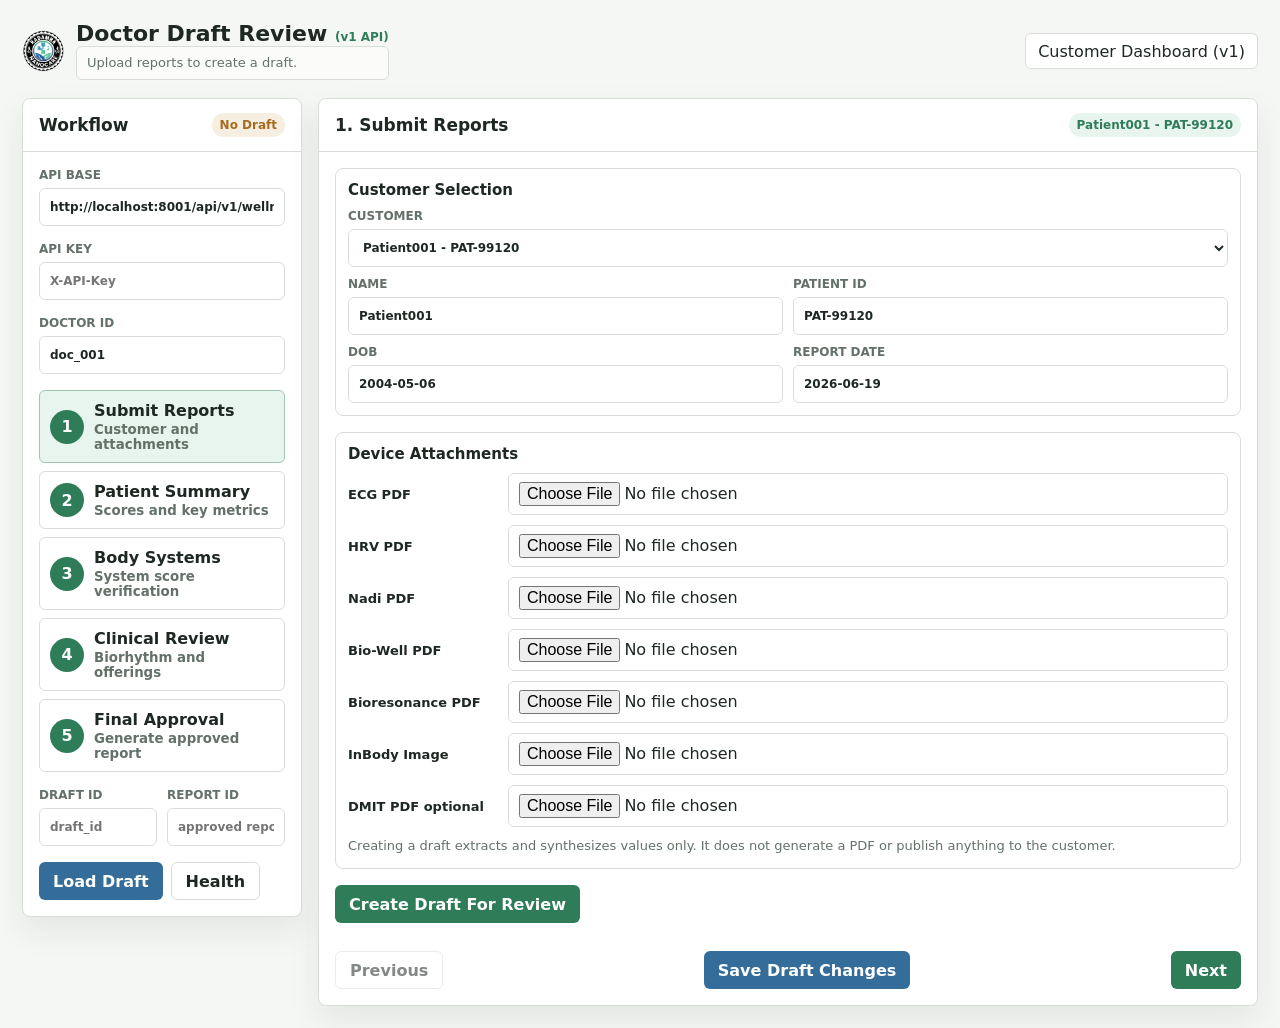
<file: app/frontend/doctor_demo_v1.html>
<!doctype html>
<html lang="en">
<head>
  <meta charset="utf-8">
  <meta name="viewport" content="width=device-width, initial-scale=1">
  <title>Nanocare Doctor Draft Review (v1 API)</title>
  <link rel="stylesheet" href="demo.css">
  <style>
    .doctor-layout {
      display: grid;
      grid-template-columns: 280px minmax(0, 1fr);
      gap: 16px;
      align-items: start;
    }

    .stepper {
      display: grid;
      gap: 8px;
    }

    .step-button {
      display: grid;
      grid-template-columns: 34px 1fr;
      gap: 10px;
      align-items: center;
      width: 100%;
      min-height: 56px;
      padding: 10px;
      border: 1px solid var(--line);
      background: #fff;
      color: var(--ink);
      text-align: left;
    }

    .step-button.active {
      border-color: #9fc5b3;
      background: var(--soft-green);
    }

    .step-number {
      display: grid;
      place-items: center;
      width: 34px;
      height: 34px;
      border-radius: 999px;
      background: var(--green);
      color: #fff;
      font-weight: 800;
    }

    .step-button small {
      display: block;
      margin-top: 2px;
      color: var(--muted);
      font-weight: 600;
    }

    .step-page {
      display: none;
    }

    .step-page.active {
      display: grid;
      gap: 16px;
    }

    .edit-card {
      display: grid;
      gap: 10px;
      padding: 12px;
      border: 1px solid var(--line);
      border-radius: 8px;
      background: #fff;
    }

    .edit-card h3 {
      font-size: 15px;
    }

    .review-band {
      display: grid;
      grid-template-columns: repeat(4, minmax(0, 1fr));
      gap: 10px;
    }

    .mini-note {
      color: var(--muted);
      font-size: 13px;
      line-height: 1.45;
    }

    .page-actions {
      position: sticky;
      bottom: 0;
      display: flex;
      justify-content: space-between;
      gap: 10px;
      padding-top: 12px;
      background: linear-gradient(to top, var(--panel) 72%, rgba(255, 255, 255, 0));
    }

    .file-row {
      display: grid;
      grid-template-columns: 150px 1fr;
      gap: 10px;
      align-items: center;
    }

    .file-row strong {
      font-size: 13px;
    }

    .bio-graph {
      min-height: 210px;
      border: 1px solid var(--line);
      border-radius: 8px;
      background: #fff;
      padding: 12px;
      overflow-x: auto;
    }

    .bio-legend {
      display: flex;
      gap: 12px;
      flex-wrap: wrap;
      margin-top: 8px;
      color: var(--muted);
      font-size: 12px;
      font-weight: 800;
    }

    .legend-item {
      display: inline-flex;
      align-items: center;
      gap: 6px;
    }

    .legend-swatch {
      width: 22px;
      height: 4px;
      border-radius: 999px;
      background: currentColor;
    }

    .calendar-grid {
      display: grid;
      grid-template-columns: repeat(7, minmax(74px, 1fr));
      gap: 8px;
    }

    .weekday {
      color: var(--muted);
      font-size: 12px;
      font-weight: 800;
      text-align: center;
      text-transform: uppercase;
    }

    .day-cell {
      min-height: 108px;
      border: 1px solid var(--line);
      border-radius: 8px;
      background: #fff;
      padding: 8px;
      display: grid;
      gap: 6px;
      align-content: start;
      cursor: pointer;
    }

    .day-cell.empty {
      background: #f1f4ef;
      cursor: default;
    }

    .day-cell.selected {
      border-color: #6da184;
      box-shadow: inset 0 0 0 2px #6da184;
    }

    .day-cell.caution {
      background: #fff8eb;
      border-color: #e0bf82;
    }

    .day-cell.peak {
      background: #edf6ff;
      border-color: #a9cce7;
    }

    .day-number {
      font-weight: 850;
    }

    .cycle-row {
      display: flex;
      gap: 4px;
      flex-wrap: wrap;
    }

    .cycle-chip {
      min-height: 21px;
      border-radius: 999px;
      padding: 2px 6px;
      background: #eef2ec;
      color: var(--ink);
      font-size: 11px;
      font-weight: 800;
    }

    .cycle-chip.hyper {
      background: #e8f4ee;
      color: var(--green);
    }

    .cycle-chip.hypo {
      background: #fbebea;
      color: var(--red);
    }

    .cycle-chip.neutral {
      background: #edf1eb;
      color: var(--muted);
    }

    .day-title {
      color: var(--muted);
      font-size: 12px;
      line-height: 1.25;
    }

    @media (max-width: 980px) {
      .doctor-layout {
        grid-template-columns: 1fr;
      }

      .review-band {
        grid-template-columns: repeat(2, minmax(0, 1fr));
      }
    }

    @media (max-width: 720px) {
      .file-row,
      .review-band,
      .calendar-grid {
        grid-template-columns: 1fr;
      }
    }
  </style>
</head>
<body>
  <main class="shell">
    <div class="topbar">
      <div class="brand">
        <img src="static/images/logo.png" alt="Nanocare">
        <div>
          <h1>Doctor Draft Review <small style="font-size:12px;color:var(--green)">(v1 API)</small></h1>
          <div id="workflowStatus" class="status">Upload reports to create a draft.</div>
        </div>
      </div>
      <div class="nav">
        <a href="customer_demo_v1.html">Customer Dashboard (v1)</a>
      </div>
    </div>

    <div class="doctor-layout">
      <aside class="panel">
        <header>
          <h2>Workflow</h2>
          <span id="draftState" class="pill attention">No Draft</span>
        </header>
        <div class="body">
          <label>API Base <input id="apiBase" value="http://localhost:8001/api/v1/wellness"></label>
          <label>API Key <input id="apiKey" type="password" placeholder="X-API-Key" autocomplete="off"></label>
          <label>Doctor ID <input id="doctorId" value="doc_001" placeholder="X-Doctor-Id"></label>
          <div class="stepper">
            <button class="step-button active" data-step="1" type="button">
              <span class="step-number">1</span>
              <span>Submit Reports<small>Customer and attachments</small></span>
            </button>
            <button class="step-button" data-step="2" type="button">
              <span class="step-number">2</span>
              <span>Patient Summary<small>Scores and key metrics</small></span>
            </button>
            <button class="step-button" data-step="3" type="button">
              <span class="step-number">3</span>
              <span>Body Systems<small>System score verification</small></span>
            </button>
            <button class="step-button" data-step="4" type="button">
              <span class="step-number">4</span>
              <span>Clinical Review<small>Biorhythm and offerings</small></span>
            </button>
            <button class="step-button" data-step="5" type="button">
              <span class="step-number">5</span>
              <span>Final Approval<small>Generate approved report</small></span>
            </button>
          </div>
          <div class="grid-2">
            <label>Draft ID <input id="draftId" placeholder="draft_id"></label>
            <label>Report ID <input id="reportId" placeholder="approved report_id"></label>
          </div>
          <div class="actions">
            <button class="secondary" id="loadDraftBtn" type="button">Load Draft</button>
            <button class="ghost" id="healthBtn" type="button">Health</button>
          </div>
        </div>
      </aside>

      <section class="panel">
        <header>
          <h2 id="pageTitle">1. Submit Reports</h2>
          <span id="patientBadge" class="pill attention">No Patient</span>
        </header>
        <div class="body">
          <section id="step1" class="step-page active">
            <div class="edit-card">
              <h3>Customer Selection</h3>
              <label>Customer
                <select id="customerSelect">
                  <option value="PAT-99120" data-name="Patient001" data-dob="2004-05-06">Patient001 - PAT-99120</option>
                  <option value="P001" data-name="User Name" data-dob="2001-04-17">User Name - P001</option>
                </select>
              </label>
              <div class="grid-2">
                <label>Name <input id="patientName" value="Patient001"></label>
                <label>Patient ID <input id="patientId" value="PAT-99120"></label>
                <label>DOB <input id="patientDob" value="2004-05-06"></label>
                <label>Report Date <input id="reportDate" value="2026-06-19"></label>
              </div>
            </div>

            <div class="edit-card">
              <h3>Device Attachments</h3>
              <div class="file-row"><strong>ECG PDF</strong><input id="ecg" type="file" accept=".pdf"></div>
              <div class="file-row"><strong>HRV PDF</strong><input id="hrv" type="file" accept=".pdf"></div>
              <div class="file-row"><strong>Nadi PDF</strong><input id="nadi" type="file" accept=".pdf"></div>
              <div class="file-row"><strong>Bio-Well PDF</strong><input id="biowell" type="file" accept=".pdf"></div>
              <div class="file-row"><strong>Bioresonance PDF</strong><input id="biores" type="file" accept=".pdf"></div>
              <div class="file-row"><strong>InBody Image</strong><input id="inbody" type="file" accept=".jpg,.jpeg,.png"></div>
              <div class="file-row"><strong>DMIT PDF optional</strong><input id="dmit" type="file" accept=".pdf"></div>
              <div class="mini-note">Creating a draft extracts and synthesizes values only. It does not generate a PDF or publish anything to the customer.</div>
            </div>

            <div class="actions">
              <button id="createDraftBtn" type="button">Create Draft For Review</button>
            </div>
          </section>

          <section id="step2" class="step-page">
            <div class="edit-card">
              <h3>Patient Information</h3>
              <div class="grid-3">
                <label>Name <input id="editName"></label>
                <label>DOB <input id="editDob"></label>
                <label>Report Date <input id="editDate"></label>
              </div>
            </div>

            <div class="edit-card">
              <h3>Four Domain Scores</h3>
              <div class="grid-4">
                <label>Physical <input id="dim_physical_score" type="number" min="0" max="100"></label>
                <label>Psychological <input id="dim_psychological_score" type="number" min="0" max="100"></label>
                <label>Emotional <input id="dim_emotional_score" type="number" min="0" max="100"></label>
                <label>Spiritual <input id="dim_spiritual_score" type="number" min="0" max="100"></label>
              </div>
              <div class="grid-2">
                <label>Physical Summary <textarea id="dim_physical_description"></textarea></label>
                <label>Psychological Summary <textarea id="dim_psychological_description"></textarea></label>
                <label>Emotional Summary <textarea id="dim_emotional_description"></textarea></label>
                <label>Spiritual Summary <textarea id="dim_spiritual_description"></textarea></label>
              </div>
            </div>

            <div class="edit-card">
              <h3>Key Metrics</h3>
              <div class="grid-4">
                <label>Weight <input id="metric_weight" type="number" step="0.1"></label>
                <label>BMI <input id="metric_bmi" type="number" step="0.1"></label>
                <label>Body Fat <input id="metric_bodyFat" type="number" step="0.1"></label>
                <label>Heart Rate <input id="metric_heartRate" type="number"></label>
                <label>Bio Energy <input id="metric_bioEnergy" type="number" step="0.1"></label>
                <label>Energy Reserve <input id="metric_energyReserve" type="number"></label>
                <label>LF/HF Ratio <input id="metric_lfhfRatio" type="number" step="0.01"></label>
                <label>Nadi Pulse <input id="metric_nadiPulse" type="number"></label>
              </div>
            </div>

            <div class="edit-card">
              <h3>DMIT Analysis</h3>
              <div id="dmitPanel" class="list"></div>
            </div>
          </section>

          <section id="step3" class="step-page">
            <div class="edit-card">
              <h3>Body System Scores And Functional Summary</h3>
              <div id="systemsEditor" class="list"></div>
            </div>
          </section>

          <section id="step4" class="step-page">
            <div class="edit-card">
              <h3>Biorhythm Graph</h3>
              <div id="biorhythmGraph" class="bio-graph"></div>
            </div>

            <div class="edit-card">
              <h3>Biorhythm Calendar</h3>
              <div id="biorhythmSelectedDay" class="status">No day selected</div>
              <div id="biorhythmCalendar" class="calendar-grid"></div>
            </div>

            <div class="edit-card">
              <h3>Watch Days</h3>
              <div id="biorhythmWatchDays" class="list"></div>
            </div>

            <div class="edit-card">
              <h3>Wellness Recommendations</h3>
              <div class="grid-2">
                <label>Diet <textarea id="wellness_diet"></textarea></label>
                <label>Yoga <textarea id="wellness_yoga"></textarea></label>
                <label>Physical Activity <textarea id="wellness_physicalActivity"></textarea></label>
                <label>Sleep <textarea id="wellness_sleep"></textarea></label>
                <label>Stress <textarea id="wellness_stress"></textarea></label>
                <label>Supplements <textarea id="wellness_supplements"></textarea></label>
                <label>Medicine <textarea id="wellness_medicine"></textarea></label>
              </div>
            </div>

            <div class="edit-card">
              <h3>Organized Wellness Offerings</h3>
              <div id="wellnessOfferingsPreview" class="list"></div>
            </div>
          </section>

          <section id="step5" class="step-page">
            <div class="edit-card">
              <h3>Final Doctor Review</h3>
              <div id="finalPatient" class="status">No draft loaded</div>
              <div id="finalScores" class="review-band"></div>
              <div id="finalMetrics" class="grid-4"></div>
            </div>
            <div class="edit-card">
              <h3>Final Checks</h3>
              <div class="list">
                <div class="row compact"><strong>Draft status</strong><span id="finalDraftStatus">Not ready</span></div>
                <div class="row compact"><strong>Customer visibility</strong><span>Only after approval</span></div>
                <div class="row compact"><strong>PDF generation</strong><span>Runs only when doctor approves</span></div>
              </div>
            </div>
            <div class="actions">
              <button class="secondary" id="saveDraftBtn" type="button">Save All Edits</button>
              <button class="warn" id="approveBtn" type="button">Approve And Generate Final Report</button>
              <button class="ghost" id="openFinalPdfBtn" type="button">Open Final PDF</button>
              <button class="ghost" id="openCustomerBtn" type="button">Open Customer View</button>
            </div>
          </section>

          <div class="page-actions">
            <button class="ghost" id="prevStepBtn" type="button">Previous</button>
            <button class="secondary" id="saveProgressBtn" type="button">Save Draft Changes</button>
            <button id="nextStepBtn" type="button">Next</button>
          </div>
        </div>
      </section>
    </div>
  </main>

  <script src="demo_common.js"></script>
  <script>
    const dimensionKeys = ["physical", "psychological", "emotional", "spiritual"];
    const metricKeys = ["weight", "bmi", "bodyFat", "heartRate", "bioEnergy", "energyReserve", "lfhfRatio", "nadiPulse"];
    const wellnessKeys = ["diet", "yoga", "physicalActivity", "sleep", "stress", "supplements", "medicine"];
    const cycleColors = {
      physical: "#2f7d58",
      emotional: "#b94b45",
      intellectual: "#356d9a",
    };
    let currentStep = 1;
    let draftReport = null;
    let draftStatus = "empty";
    let selectedBiorhythmDay = null;

    function goToStep(step) {
      currentStep = Math.max(1, Math.min(5, step));
      document.querySelectorAll(".step-page").forEach((node) => node.classList.remove("active"));
      document.querySelectorAll(".step-button").forEach((node) => node.classList.remove("active"));
      Demo.$(`step${currentStep}`).classList.add("active");
      document.querySelector(`.step-button[data-step="${currentStep}"]`)?.classList.add("active");
      Demo.$("pageTitle").textContent = [
        "1. Submit Reports",
        "2. Patient Summary",
        "3. Body Systems",
        "4. Clinical Review",
        "5. Final Approval",
      ][currentStep - 1];
      Demo.$("prevStepBtn").disabled = currentStep === 1;
      Demo.$("nextStepBtn").textContent = currentStep === 5 ? "Back To Start" : "Next";
      renderFinalReview();
    }

    function setWorkflow(message, kind = "") {
      Demo.setStatus("workflowStatus", message, kind);
    }

    function setDraftState(status) {
      draftStatus = status || "draft";
      Demo.$("draftState").textContent = status === "approved" ? "Approved" : status === "draft" ? "Draft" : "No Draft";
      Demo.$("draftState").className = status === "approved" ? "pill" : "pill attention";
    }

    function syncCustomer() {
      const selected = Demo.$("customerSelect").selectedOptions[0];
      Demo.$("patientId").value = selected.value;
      Demo.$("patientName").value = selected.dataset.name || "";
      Demo.$("patientDob").value = selected.dataset.dob || "";
      Demo.$("patientBadge").textContent = selected.textContent.trim();
      Demo.$("patientBadge").className = "pill";
    }

    function requiredFile(id, form, key) {
      const input = Demo.$(id);
      if (!input.files.length) throw new Error(`Missing ${key} file`);
      form.append(key, input.files[0]);
    }

    function buildUploadForm() {
      const form = new FormData();
      requiredFile("ecg", form, "ecg");
      requiredFile("hrv", form, "hrv");
      requiredFile("nadi", form, "nadi");
      requiredFile("biowell", form, "biowell");
      requiredFile("biores", form, "biores");
      requiredFile("inbody", form, "inbody");
      if (Demo.$("dmit").files.length) form.append("dmit", Demo.$("dmit").files[0]);
      form.append("name", Demo.$("patientName").value);
      form.append("dob", Demo.$("patientDob").value);
      form.append("patient_id", Demo.$("patientId").value);
      form.append("date", Demo.$("reportDate").value);
      form.append("doctor_id", Demo.$("doctorId").value.trim());
      return form;
    }

    function setValue(id, value) {
      const node = Demo.$(id);
      if (node) node.value = value ?? "";
    }

    function getText(id) {
      return Demo.$(id).value.trim();
    }

    function getNumber(id) {
      const value = Demo.$(id).value;
      if (value === "") return undefined;
      const number = Number(value);
      return Number.isFinite(number) ? number : undefined;
    }

    function clean(value) {
      if (!value || typeof value !== "object") return value;
      Object.keys(value).forEach((key) => {
        if (value[key] && typeof value[key] === "object") {
          clean(value[key]);
          if (!Object.keys(value[key]).length) delete value[key];
        } else if (value[key] === undefined || value[key] === "") {
          delete value[key];
        }
      });
      return value;
    }

    function hydrateEditors(report) {
      const patient = report.patient || {};
      const dimensions = report.dimensions || {};
      const metrics = report.metrics || {};
      const systems = report.systems || {};
      const systemSummaries = report.system_summaries || report.functional_summary || {};
      const wellness = report.wellness || {};

      setValue("editName", patient.name);
      setValue("editDob", patient.dob);
      setValue("editDate", patient.date);
      Demo.$("patientBadge").textContent = patient.id ? `${patient.name || "Patient"} - ${patient.id}` : "Draft Patient";
      Demo.$("patientBadge").className = "pill";

      dimensionKeys.forEach((key) => {
        setValue(`dim_${key}_score`, dimensions[key]?.score);
        setValue(`dim_${key}_description`, dimensions[key]?.description);
      });

      metricKeys.forEach((key) => setValue(`metric_${key}`, metrics[key]));
      wellnessKeys.forEach((key) => setValue(`wellness_${key}`, wellness[key]));
      Demo.renderDmit("dmitPanel", report.dmit_summary || report.dmit || {});
      Demo.renderWellnessOfferings(
        "wellnessOfferingsPreview",
        report.wellness_offerings || {},
        wellness,
        report.food_recommendations || {},
      );

      Demo.$("systemsEditor").innerHTML = Object.entries(systems).map(([key, item]) => `
        <div class="edit-card">
          <h3>${Demo.labelize(key)}</h3>
          <div class="grid-3">
            <label>Score <input id="system_${key}_score" type="number" min="0" max="100" value="${item.score ?? ""}"></label>
            <label>Status
              <select id="system_${key}_status">
                <option value="Normal" ${((item.displayStatus || item.status) === "Normal") ? "selected" : ""}>Normal</option>
                <option value="Need Attention" ${((item.displayStatus || item.status) !== "Normal") ? "selected" : ""}>Need Attention</option>
              </select>
            </label>
            <label>Display Status <input id="system_${key}_displayStatus" value="${item.displayStatus || item.status || ""}"></label>
          </div>
          <label>Functional Summary <textarea id="system_${key}_functionalSummary">${item.functional_summary || systemSummaries[key] || ""}</textarea></label>
        </div>
      `).join("") || Demo.empty("No body system data in draft.");

      renderBiorhythm(report);
      renderFinalReview();
    }

    function renderBiorhythm(report) {
      const calendar = report.biorhythm?.calendar || {};
      const days = calendar.days || [];
      const watchDays = calendar.watch_days || [];
      const reportDate = report.patient?.date || "";
      let today = calendar.today || {};
      if (!today && reportDate && calendar.year && calendar.month) {
        const dayNumber = Number(reportDate.split("-")[2]);
        today = days.find((day) => day.day === dayNumber) || {};
      }
      selectedBiorhythmDay = today.day || (days[0] && days[0].day) || null;

      Demo.$("biorhythmGraph").innerHTML = renderBiorhythmGraph(calendar);
      Demo.$("biorhythmCalendar").innerHTML = renderBiorhythmCalendar(calendar, selectedBiorhythmDay);
      Demo.$("biorhythmWatchDays").innerHTML = watchDays.slice(0, 12).map((day) => `
        <div class="row">
          <strong>Day ${day.day}</strong>
          <span>${day.summary || day.advice || day.label || ""}</span>
          <span class="pill attention">${day.type || "Watch"}</span>
        </div>
      `).join("") || Demo.empty("No watch days found.");

      showSelectedBiorhythmDay(calendar, selectedBiorhythmDay);
    }

    function renderBiorhythmGraph(calendar) {
      const graph = calendar.graph || {};
      if (!graph.points) {
        return Demo.empty("Biorhythm graph data not available in this draft.");
      }
      const width = graph.width || 540;
      const height = graph.height || 150;
      const plotLeft = graph.plot_left || 28;
      const plotRight = graph.plot_right || width - 28;
      const midY = graph.mid_y || Math.round(height / 2);
      const yTicks = graph.y_ticks || [];
      const xTicks = graph.x_ticks || [];
      const monthName = calendar.month_name || "";
      const polylines = Object.entries(graph.points).map(([cycle, points]) => `
        <polyline points="${points}" fill="none" stroke="${cycleColors[cycle] || "#333"}" stroke-width="3" stroke-linecap="round" stroke-linejoin="round"></polyline>
      `).join("");

      return `
        <svg viewBox="0 0 ${width} ${height + 34}" width="100%" height="220" role="img" aria-label="Biorhythm graph for ${monthName}">
          <rect x="0" y="0" width="${width}" height="${height + 34}" rx="8" fill="#ffffff"></rect>
          ${yTicks.map((tick) => `
            <line x1="${plotLeft}" x2="${plotRight}" y1="${tick.y}" y2="${tick.y}" stroke="#d8ded7" stroke-width="1"></line>
            <text x="4" y="${Number(tick.y) + 4}" font-size="10" fill="#637169">${tick.label}</text>
          `).join("")}
          <line x1="${plotLeft}" x2="${plotRight}" y1="${midY}" y2="${midY}" stroke="#9aa89f" stroke-width="1.5"></line>
          ${polylines}
          ${xTicks.map((tick) => `
            <line x1="${tick.x}" x2="${tick.x}" y1="${height - 16}" y2="${height - 10}" stroke="#9aa89f" stroke-width="1"></line>
            <text x="${Number(tick.x) - 6}" y="${height + 6}" font-size="10" fill="#637169">${tick.day}</text>
          `).join("")}
          <text x="${Math.round(width / 2) - 44}" y="${height + 28}" font-size="12" fill="#1e2823" font-weight="700">${monthName}</text>
        </svg>
        <div class="bio-legend">
          <span class="legend-item" style="color:${cycleColors.physical}"><span class="legend-swatch"></span>Physical</span>
          <span class="legend-item" style="color:${cycleColors.emotional}"><span class="legend-swatch"></span>Emotional</span>
          <span class="legend-item" style="color:${cycleColors.intellectual}"><span class="legend-swatch"></span>Intellectual</span>
        </div>
      `;
    }

    function renderBiorhythmCalendar(calendar, selectedDay) {
      const days = calendar.days || [];
      if (!days.length) return Demo.empty("Biorhythm calendar data not available in this draft.");
      const weekdays = ["Mon", "Tue", "Wed", "Thu", "Fri", "Sat", "Sun"];
      const blanks = Array.from({ length: calendar.first_weekday || 0 }, () => `<div class="day-cell empty"></div>`);
      return `
        ${weekdays.map((day) => `<div class="weekday">${day}</div>`).join("")}
        ${blanks.join("")}
        ${days.map((day) => {
          const interpretation = day.interpretation || {};
          const selected = Number(day.day) === Number(selectedDay);
          return `
            <button class="day-cell ${day.type || ""} ${selected ? "selected" : ""}" type="button" data-bio-day="${day.day}">
              <span class="day-number">${day.day}</span>
              <span class="cycle-row">
                ${["physical", "emotional", "intellectual"].map((cycle) => `
                  <span class="cycle-chip ${day[cycle]?.state || ""}">${day[cycle]?.short || cycle[0].toUpperCase()} ${day[cycle]?.percent ?? "--"}%</span>
                `).join("")}
              </span>
              <span class="day-title">${interpretation.title || day.type || ""}</span>
            </button>
          `;
        }).join("")}
      `;
    }

    function showSelectedBiorhythmDay(calendar, dayNumber) {
      const day = (calendar.days || []).find((item) => Number(item.day) === Number(dayNumber));
      if (!day) {
        Demo.$("biorhythmSelectedDay").textContent = "No day selected";
        return;
      }
      const interpretation = day.interpretation || {};
      Demo.$("biorhythmSelectedDay").innerHTML = `
        <strong>Day ${day.day}: ${interpretation.title || day.type || "Biorhythm"}</strong><br>
        ${interpretation.summary || ""}<br>
        ${interpretation.action || ""}
      `;
    }

    function buildPatchPayload() {
      const report = {
        patient: {
          name: getText("editName"),
          dob: getText("editDob"),
          date: getText("editDate"),
          id: Demo.$("patientId").value.trim(),
        },
        dimensions: {},
        metrics: {},
        systems: {},
        system_summaries: {},
        wellness: {},
      };

      dimensionKeys.forEach((key) => {
        report.dimensions[key] = {
          score: getNumber(`dim_${key}_score`),
          description: getText(`dim_${key}_description`),
        };
      });
      metricKeys.forEach((key) => report.metrics[key] = getNumber(`metric_${key}`));
      wellnessKeys.forEach((key) => report.wellness[key] = getText(`wellness_${key}`));

      Object.keys(draftReport?.systems || {}).forEach((key) => {
        report.systems[key] = {
          score: getNumber(`system_${key}_score`),
          status: getText(`system_${key}_status`),
          displayStatus: getText(`system_${key}_displayStatus`),
        };
        report.system_summaries[key] = getText(`system_${key}_functionalSummary`);
      });

      return clean({ report });
    }

    function mergeDraftLocally(patch) {
      if (!draftReport || !patch.report) return;
      deepMerge(draftReport, patch.report);
      hydrateEditors(draftReport);
    }

    function deepMerge(target, source) {
      Object.entries(source || {}).forEach(([key, value]) => {
        if (value && typeof value === "object" && !Array.isArray(value) && target[key] && typeof target[key] === "object") {
          deepMerge(target[key], value);
        } else {
          target[key] = value;
        }
      });
      return target;
    }

    async function saveDraftEdits() {
      const draftId = Demo.$("draftId").value.trim();
      if (!draftId) {
        setWorkflow("Create or load a draft before saving edits.", "err");
        return false;
      }
      const patch = buildPatchPayload();
      const data = await Demo.apiPatch(`/doctor/drafts/${encodeURIComponent(draftId)}`, patch, Demo.$("doctorId").value.trim());
      draftReport = data.report;
      setDraftState(data.status);
      hydrateEditors(draftReport);
      setWorkflow("Draft edits saved. Continue review or approve when ready.", "ok");
      return true;
    }

    async function createDraft() {
      const button = Demo.$("createDraftBtn");
      Demo.setBusy(button, true);
      setWorkflow("Creating draft. This may take a while...");
      try {
        const data = await Demo.apiPost("/doctor/drafts", buildUploadForm(), Demo.$("doctorId").value.trim());
        Demo.$("draftId").value = data.draft_id || "";
        draftReport = data.report;
        setDraftState(data.status);
        hydrateEditors(draftReport);
        setWorkflow(`Draft created: ${data.draft_id}`, "ok");
        goToStep(2);
      } catch (error) {
        setWorkflow(error.message, "err");
      } finally {
        Demo.setBusy(button, false);
      }
    }

    async function loadDraft() {
      const draftId = Demo.$("draftId").value.trim();
      if (!draftId) return setWorkflow("Enter a draft ID to load.", "err");
      const button = Demo.$("loadDraftBtn");
      Demo.setBusy(button, true);
      try {
        const data = await Demo.apiGet(`/doctor/drafts/${encodeURIComponent(draftId)}`);
        draftReport = data.report;
        setDraftState(data.status);
        hydrateEditors(draftReport);
        setWorkflow(`Draft loaded: ${data.status}`, "ok");
        goToStep(2);
      } catch (error) {
        setWorkflow(error.message, "err");
      } finally {
        Demo.setBusy(button, false);
      }
    }

    async function approveDraft() {
      const draftId = Demo.$("draftId").value.trim();
      if (!draftId) return setWorkflow("Create or load a draft before approval.", "err");
      const button = Demo.$("approveBtn");
      Demo.setBusy(button, true);
      setWorkflow("Saving edits and generating final PDF...");
      try {
        await saveDraftEdits();
        const data = await Demo.apiPost(`/doctor/drafts/${encodeURIComponent(draftId)}/approve`, null, Demo.$("doctorId").value.trim());
        Demo.$("reportId").value = data.report_id || "";
        setDraftState(data.status);
        Demo.$("finalDraftStatus").textContent = "Approved and customer-visible";
        setWorkflow(`Final report generated: ${data.report_id}`, "ok");
      } catch (error) {
        setWorkflow(error.message, "err");
      } finally {
        Demo.setBusy(button, false);
      }
    }

    function renderFinalReview() {
      if (!draftReport) {
        Demo.$("finalPatient").textContent = "No draft loaded";
        Demo.$("finalScores").innerHTML = Demo.empty("Create a draft first.");
        Demo.$("finalMetrics").innerHTML = "";
        Demo.$("finalDraftStatus").textContent = "Not ready";
        return;
      }
      const reviewReport = JSON.parse(JSON.stringify(draftReport));
      deepMerge(reviewReport, buildPatchPayload().report || {});
      const patient = reviewReport.patient || {};
      Demo.$("finalPatient").textContent = [
        patient.name || "Unknown patient",
        patient.id || Demo.$("patientId").value,
        patient.dob ? `DOB ${patient.dob}` : "",
        patient.date ? `Date ${patient.date}` : "",
      ].filter(Boolean).join(" | ");
      Demo.renderScores("finalScores", Demo.extractSummary({}, reviewReport));
      Demo.renderMetrics("finalMetrics", Demo.keyMetrics(reviewReport.metrics || {}));
      Demo.$("finalDraftStatus").textContent = draftStatus === "approved" ? "Approved" : "Draft ready for approval";
    }

    async function openFinalPdf() {
      const reportId = Demo.$("reportId").value.trim();
      if (!reportId) return setWorkflow("No final report ID yet.", "err");
      try {
        await Demo.openPdf(`/doctor/reports/${encodeURIComponent(reportId)}/pdf`, "workflowStatus");
        setWorkflow(`PDF opened: ${reportId}`, "ok");
      } catch (error) {
        setWorkflow(error.message, "err");
      }
    }

    function openCustomerView() {
      const patientId = encodeURIComponent(Demo.$("patientId").value.trim());
      const reportId = encodeURIComponent(Demo.$("reportId").value.trim());
      window.open(`customer_demo_v1.html?patient_id=${patientId}&report_id=${reportId}`, "_blank", "noopener");
    }

    document.querySelectorAll(".step-button").forEach((button) => {
      button.addEventListener("click", () => goToStep(Number(button.dataset.step)));
    });
    Demo.$("prevStepBtn").addEventListener("click", () => goToStep(currentStep - 1));
    Demo.$("nextStepBtn").addEventListener("click", () => goToStep(currentStep === 5 ? 1 : currentStep + 1));
    Demo.$("customerSelect").addEventListener("change", syncCustomer);
    Demo.$("biorhythmCalendar").addEventListener("click", (event) => {
      const dayButton = event.target.closest("[data-bio-day]");
      if (!dayButton || !draftReport) return;
      selectedBiorhythmDay = Number(dayButton.dataset.bioDay);
      const calendar = draftReport.biorhythm?.calendar || {};
      Demo.$("biorhythmCalendar").innerHTML = renderBiorhythmCalendar(calendar, selectedBiorhythmDay);
      showSelectedBiorhythmDay(calendar, selectedBiorhythmDay);
    });
    Demo.$("healthBtn").addEventListener("click", () => Demo.health("workflowStatus"));
    Demo.$("createDraftBtn").addEventListener("click", createDraft);
    Demo.$("loadDraftBtn").addEventListener("click", loadDraft);
    Demo.$("saveProgressBtn").addEventListener("click", async () => {
      const button = Demo.$("saveProgressBtn");
      Demo.setBusy(button, true);
      try {
        await saveDraftEdits();
      } catch (error) {
        setWorkflow(error.message, "err");
      } finally {
        Demo.setBusy(button, false);
      }
    });
    Demo.$("saveDraftBtn").addEventListener("click", async () => {
      const button = Demo.$("saveDraftBtn");
      Demo.setBusy(button, true);
      try {
        await saveDraftEdits();
      } catch (error) {
        setWorkflow(error.message, "err");
      } finally {
        Demo.setBusy(button, false);
      }
    });
    Demo.$("approveBtn").addEventListener("click", approveDraft);
    Demo.$("openFinalPdfBtn").addEventListener("click", openFinalPdf);
    Demo.$("openCustomerBtn").addEventListener("click", openCustomerView);
    syncCustomer();
    goToStep(1);
  </script>
</body>
</html>
</file>
<file: app/frontend/demo.css>
:root {
  --bg: #f5f7f4;
  --panel: #ffffff;
  --ink: #1e2823;
  --muted: #637169;
  --line: #d8ded7;
  --green: #2f7d58;
  --blue: #356d9a;
  --amber: #a66b20;
  --red: #b94b45;
  --soft-green: #e8f4ee;
  --soft-blue: #e8f0f7;
  --soft-amber: #f6efe1;
  --shadow: 0 14px 32px rgba(31, 42, 36, 0.08);
}

* {
  box-sizing: border-box;
}

body {
  margin: 0;
  min-height: 100vh;
  background: var(--bg);
  color: var(--ink);
  font-family: Inter, ui-sans-serif, system-ui, -apple-system, BlinkMacSystemFont, "Segoe UI", sans-serif;
  letter-spacing: 0;
}

button,
input,
select,
textarea {
  font: inherit;
}

button {
  min-height: 38px;
  border: 0;
  border-radius: 6px;
  padding: 0 14px;
  background: var(--green);
  color: #fff;
  cursor: pointer;
  font-weight: 700;
}

button.secondary {
  background: var(--blue);
}

button.warn {
  background: var(--amber);
}

button.ghost {
  background: transparent;
  color: var(--ink);
  border: 1px solid var(--line);
}

button:disabled {
  opacity: 0.55;
  cursor: not-allowed;
}

input,
select,
textarea {
  width: 100%;
  border: 1px solid var(--line);
  border-radius: 6px;
  background: #fff;
  color: var(--ink);
}

input,
select {
  min-height: 38px;
  padding: 8px 10px;
}

textarea {
  min-height: 170px;
  padding: 10px;
  resize: vertical;
  font-family: ui-monospace, SFMono-Regular, Menlo, Consolas, monospace;
  font-size: 12px;
}

label {
  display: grid;
  gap: 6px;
  color: var(--muted);
  font-size: 12px;
  font-weight: 800;
  text-transform: uppercase;
}

.shell {
  max-width: 1440px;
  margin: 0 auto;
  padding: 22px;
}

.topbar {
  display: flex;
  align-items: center;
  justify-content: space-between;
  gap: 16px;
  margin-bottom: 18px;
}

.brand {
  display: flex;
  align-items: center;
  gap: 12px;
  min-width: 0;
}

.brand img {
  width: 42px;
  height: 42px;
  object-fit: contain;
}

.brand h1 {
  margin: 0;
  font-size: 22px;
  line-height: 1.1;
}

.nav {
  display: flex;
  gap: 8px;
  flex-wrap: wrap;
}

.nav a {
  min-height: 36px;
  display: inline-flex;
  align-items: center;
  padding: 0 12px;
  border: 1px solid var(--line);
  border-radius: 6px;
  color: var(--ink);
  text-decoration: none;
  background: #fff;
}

.layout {
  display: grid;
  grid-template-columns: minmax(340px, 470px) minmax(0, 1fr);
  gap: 16px;
  align-items: start;
}

.panel {
  background: var(--panel);
  border: 1px solid var(--line);
  border-radius: 8px;
  box-shadow: var(--shadow);
  overflow: hidden;
}

.panel header {
  display: flex;
  align-items: center;
  justify-content: space-between;
  gap: 12px;
  padding: 14px 16px;
  border-bottom: 1px solid var(--line);
}

.panel h2,
.panel h3 {
  margin: 0;
}

.panel h2 {
  font-size: 17px;
}

.panel h3 {
  font-size: 15px;
}

.body {
  padding: 16px;
  display: grid;
  gap: 16px;
}

.grid-2,
.grid-3,
.grid-4 {
  display: grid;
  gap: 10px;
}

.grid-2 {
  grid-template-columns: repeat(2, minmax(0, 1fr));
}

.grid-3 {
  grid-template-columns: repeat(3, minmax(0, 1fr));
}

.grid-4 {
  grid-template-columns: repeat(4, minmax(0, 1fr));
}

.actions {
  display: flex;
  flex-wrap: wrap;
  gap: 8px;
}

.status {
  min-height: 34px;
  padding: 8px 10px;
  border: 1px solid var(--line);
  border-radius: 6px;
  background: #fbfcfa;
  color: var(--muted);
  font-size: 13px;
  overflow-wrap: anywhere;
}

.status.ok {
  border-color: #acd0bd;
  background: var(--soft-green);
  color: #245f44;
}

.status.err {
  border-color: #dfb2ad;
  background: #fbebea;
  color: var(--red);
}

.tabs {
  display: flex;
  flex-wrap: wrap;
  gap: 6px;
  padding: 10px 16px 0;
}

.tabs button {
  min-height: 32px;
  background: transparent;
  color: var(--muted);
  border: 1px solid var(--line);
}

.tabs button.active {
  background: var(--soft-blue);
  border-color: #b8cddd;
  color: var(--blue);
}

.view {
  display: none;
}

.view.active {
  display: grid;
  gap: 16px;
}

.score,
.metric,
.row,
.history-item {
  border: 1px solid var(--line);
  border-radius: 8px;
  background: #fff;
}

.score,
.metric {
  min-height: 82px;
  padding: 12px;
  display: grid;
  align-content: space-between;
  gap: 8px;
}

.score span,
.metric span {
  color: var(--muted);
  font-size: 12px;
  font-weight: 800;
  text-transform: uppercase;
}

.score strong {
  font-size: 30px;
  line-height: 1;
}

.metric strong {
  font-size: 20px;
}

.row {
  display: grid;
  grid-template-columns: 1fr auto auto;
  gap: 10px;
  align-items: center;
  padding: 10px 12px;
}

.row.compact {
  grid-template-columns: 1fr auto;
}

.pill {
  display: inline-flex;
  min-height: 24px;
  align-items: center;
  border-radius: 999px;
  padding: 2px 8px;
  background: var(--soft-green);
  color: var(--green);
  font-size: 12px;
  font-weight: 800;
}

.pill.attention {
  background: var(--soft-amber);
  color: var(--amber);
}

.list {
  display: grid;
  gap: 8px;
}

.section-grid {
  display: grid;
  grid-template-columns: repeat(2, minmax(0, 1fr));
  gap: 10px;
}

.detail-card {
  display: grid;
  gap: 8px;
  min-width: 0;
  border: 1px solid var(--line);
  border-radius: 8px;
  background: #fff;
  padding: 12px;
}

.detail-card p {
  margin: 0;
  color: var(--muted);
  font-size: 13px;
  line-height: 1.45;
}

.detail-card h4 {
  margin: 4px 0 0;
  font-size: 12px;
  color: var(--muted);
  text-transform: uppercase;
}

.item-list {
  margin: 0;
  padding-left: 18px;
  display: grid;
  gap: 5px;
  color: var(--ink);
  font-size: 13px;
  line-height: 1.4;
}

.item-list li span {
  display: block;
  color: var(--muted);
}

.calendar-grid {
  display: grid;
  grid-template-columns: repeat(7, minmax(92px, 1fr));
  gap: 8px;
}

.weekday {
  color: var(--muted);
  font-size: 12px;
  font-weight: 800;
  text-align: center;
  text-transform: uppercase;
}

.day-cell {
  min-height: 148px;
  border: 1px solid var(--line);
  border-radius: 8px;
  background: #fff;
  padding: 8px;
  display: grid;
  gap: 6px;
  align-content: start;
}

.day-cell.empty {
  background: #f1f4ef;
}

.day-cell.caution {
  background: #fff8eb;
  border-color: #e0bf82;
}

.day-cell.peak {
  background: #edf6ff;
  border-color: #a9cce7;
}

.day-number {
  font-weight: 850;
}

.cycle-row {
  display: flex;
  gap: 4px;
  flex-wrap: wrap;
}

.cycle-chip {
  min-height: 21px;
  border-radius: 999px;
  padding: 2px 6px;
  background: #eef2ec;
  color: var(--ink);
  font-size: 11px;
  font-weight: 800;
}

.cycle-chip.hyper {
  background: #e8f4ee;
  color: var(--green);
}

.cycle-chip.hypo {
  background: #fbebea;
  color: var(--red);
}

.cycle-chip.neutral {
  background: #edf1eb;
  color: var(--muted);
}

.day-title,
.day-note {
  color: var(--muted);
  font-size: 12px;
  line-height: 1.25;
}

.json {
  margin: 0;
  max-height: 520px;
  overflow: auto;
  border-radius: 8px;
  padding: 14px;
  background: #1f2a24;
  color: #e8f4ee;
  font-size: 12px;
  line-height: 1.45;
  white-space: pre-wrap;
}

.empty {
  border: 1px dashed var(--line);
  border-radius: 8px;
  padding: 16px;
  color: var(--muted);
  background: #fbfcfa;
  text-align: center;
}

.history-item {
  padding: 10px 12px;
  display: grid;
  gap: 8px;
}

.bar {
  height: 8px;
  border-radius: 999px;
  background: #edf1eb;
  overflow: hidden;
}

.bar span {
  display: block;
  height: 100%;
  background: var(--green);
}

@media (max-width: 1120px) {
  .layout {
    grid-template-columns: 1fr;
  }

  .grid-4 {
    grid-template-columns: repeat(2, minmax(0, 1fr));
  }

  .calendar-grid,
  .section-grid {
    grid-template-columns: repeat(2, minmax(0, 1fr));
  }
}

@media (max-width: 720px) {
  .shell {
    padding: 14px;
  }

  .topbar,
  .grid-2,
  .grid-3,
  .grid-4,
  .calendar-grid,
  .section-grid,
  .row,
  .row.compact {
    grid-template-columns: 1fr;
  }

  .topbar {
    display: grid;
    align-items: stretch;
  }
}
</file>
